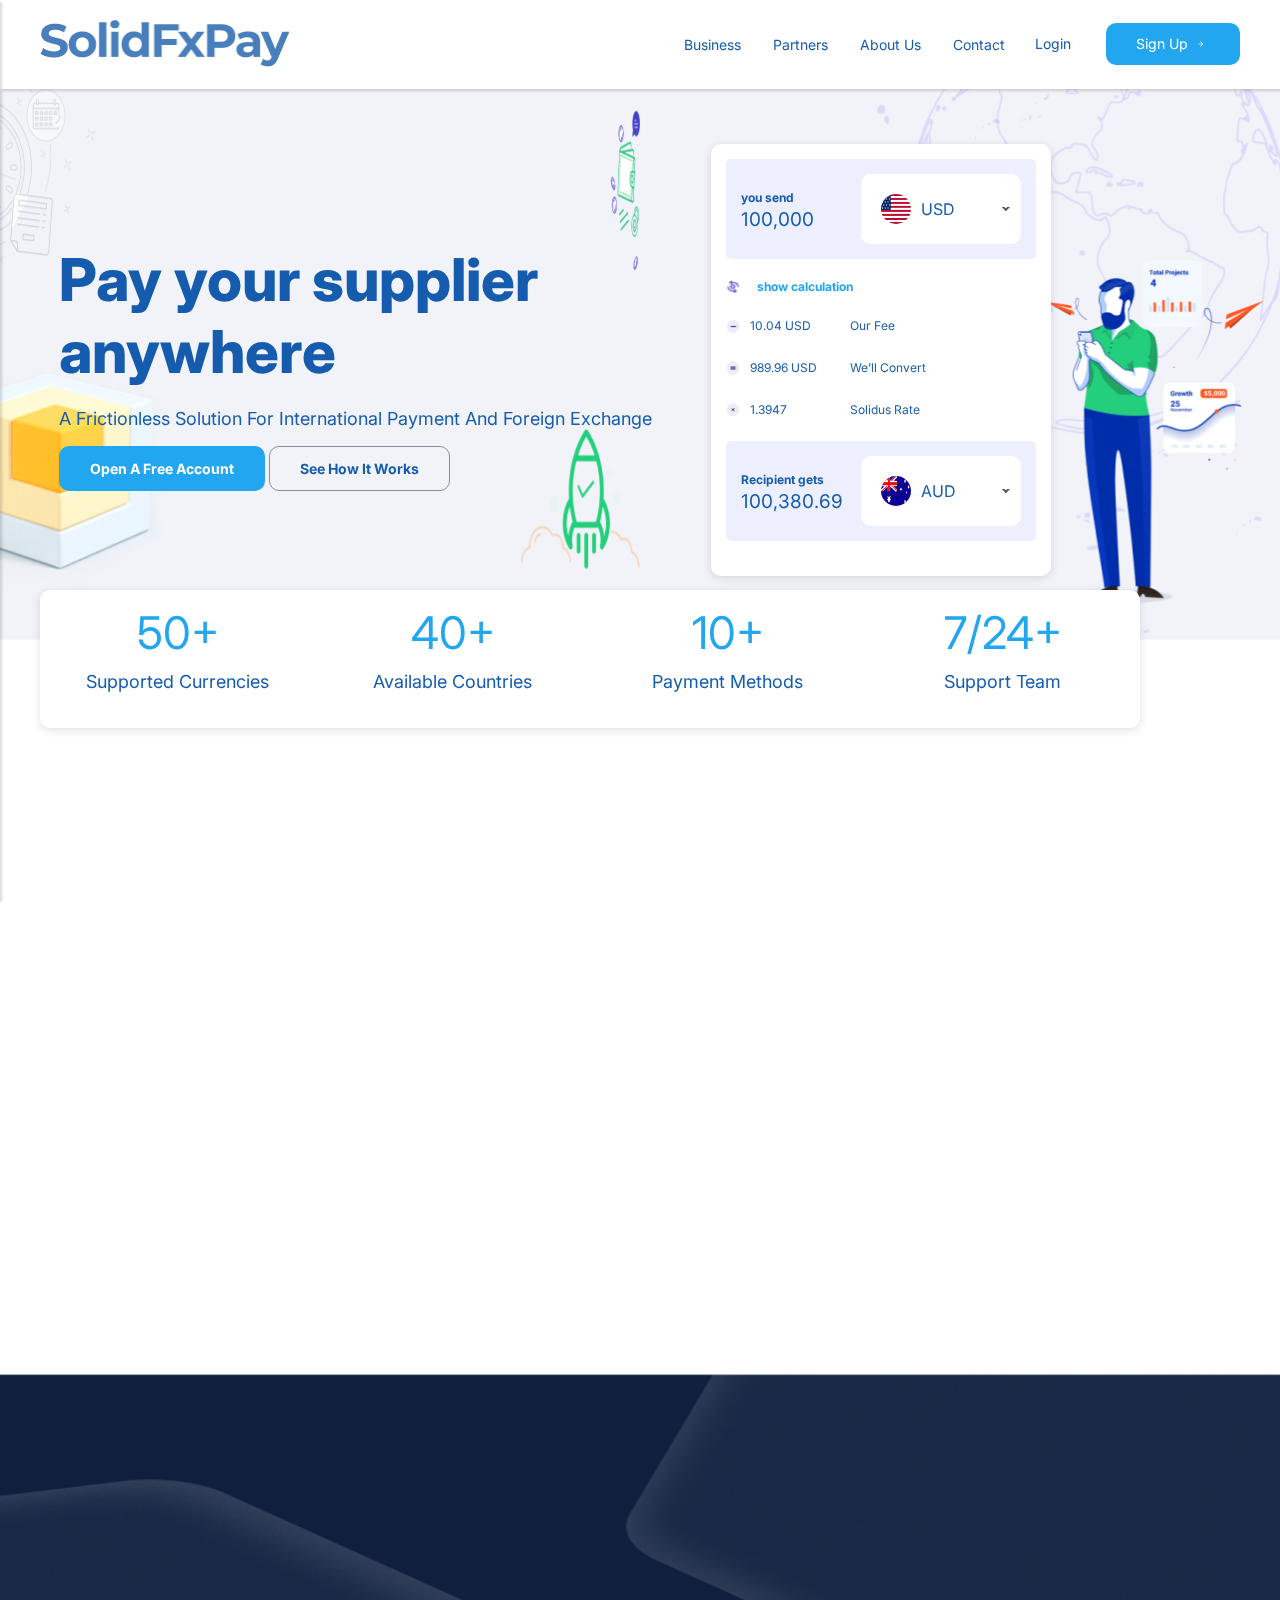
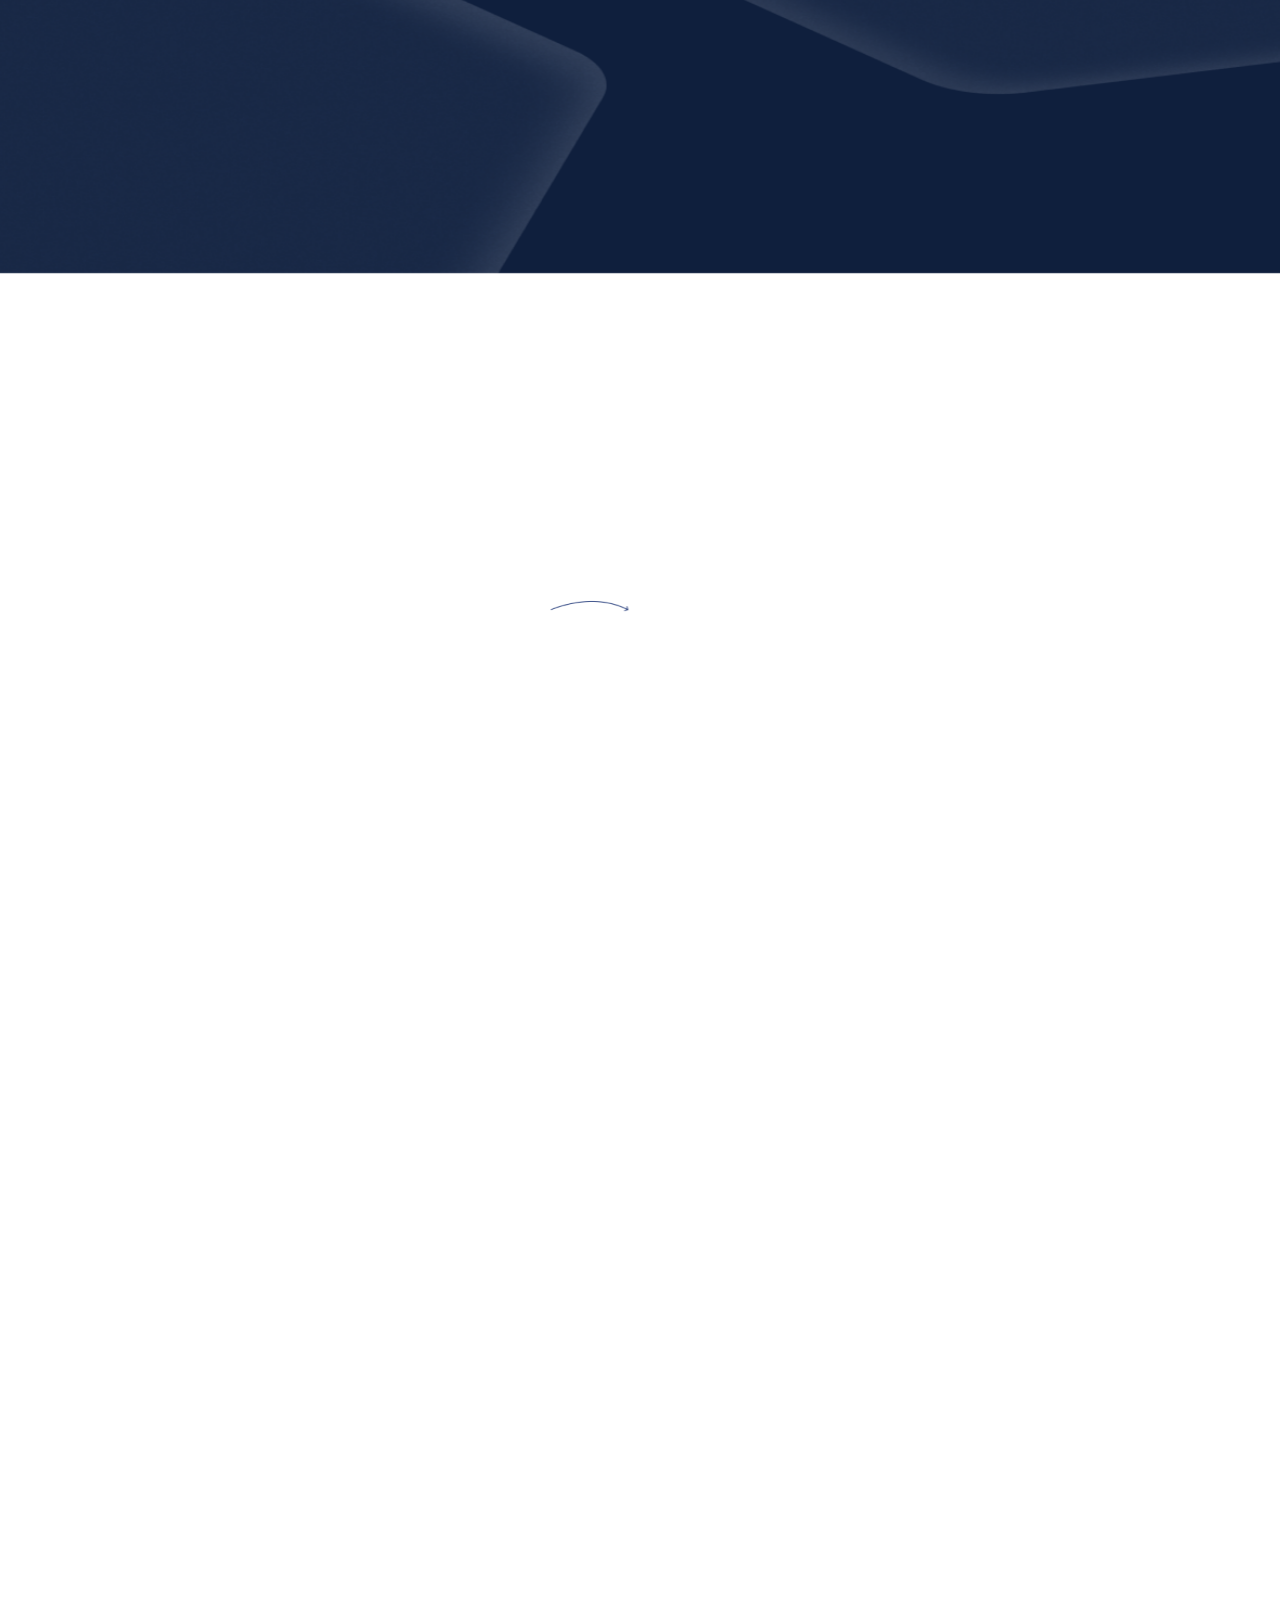
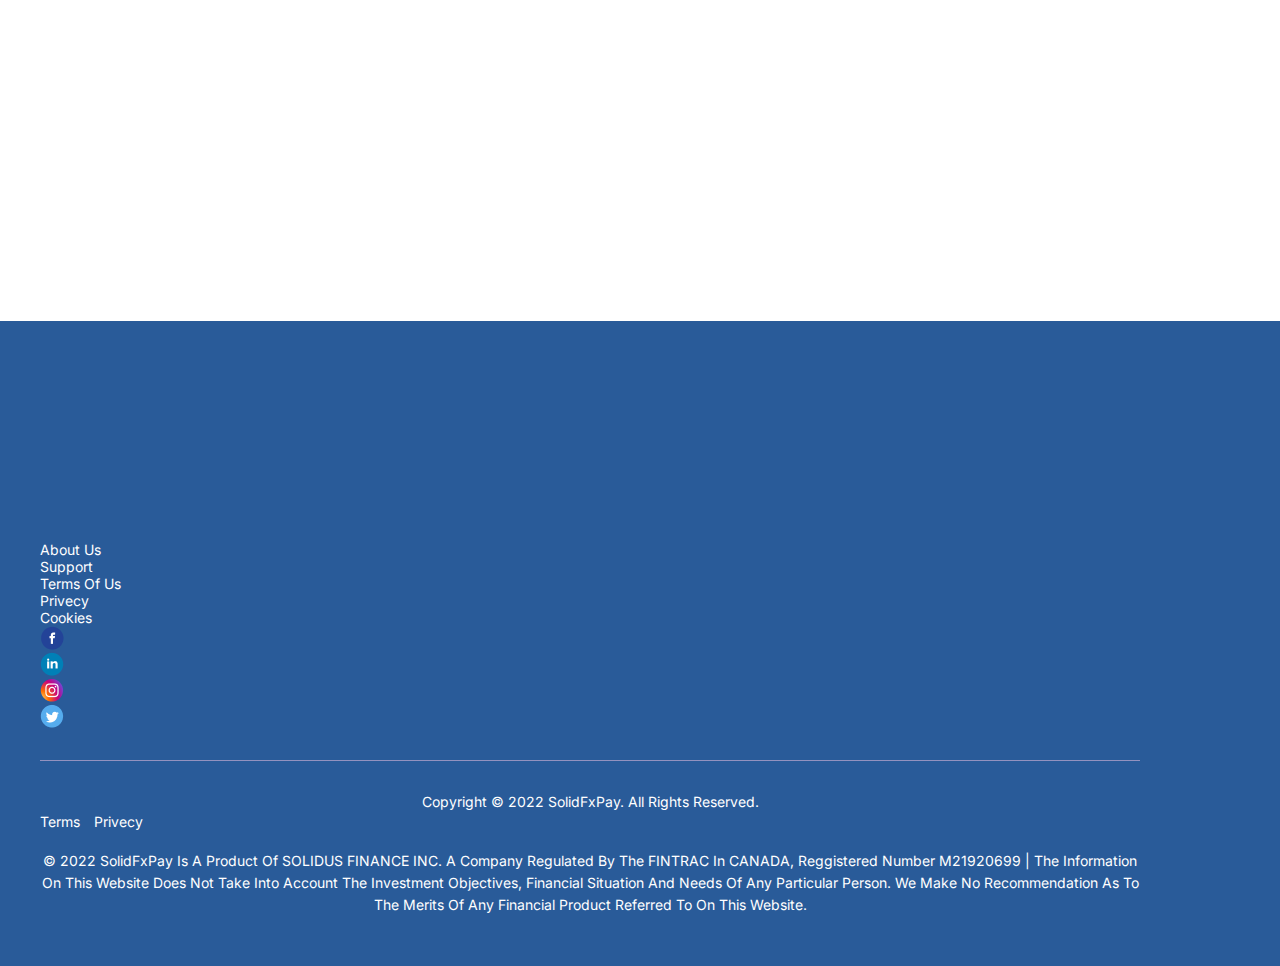
<file: src/index.html>
<!DOCTYPE html>
<html lang="en">
	<head>
		<meta charset="UTF-8" />
		<meta http-equiv="X-UA-Compatible" content="IE=edge" />
		<meta name="viewport" content="width=device-width, initial-scale=1.0" />
		<title>SolidFxPay</title>
		<!-- google fonts link -->
		<link
			href="https://fonts.googleapis.com/css2?family=Inter:wght@100;200;300;400;500;600;700;800;900&display=swap"
			rel="stylesheet"
		/>
		<!-- bootstrap css link -->
		<link
			href="https://cdn.jsdelivr.net/npm/bootstrap@5.2.0-beta1/dist/css/bootstrap.min.css"
			rel="stylesheet"
			integrity="sha384-0evHe/X+R7YkIZDRvuzKMRqM+OrBnVFBL6DOitfPri4tjfHxaWutUpFmBp4vmVor"
			crossorigin="anonymous"
		/>

		<link rel="stylesheet" href="https://unpkg.com/aos@next/dist/aos.css" />
		<!-- css link -->
		<link rel="stylesheet" href="css/style.css" />
	</head>
	<body class="landing-page">
		<main class="main">
			<nav class="nav">
				<figure class="nav__logo">
					<a href="./index.html">
						<img src="img/logo.png" alt="logo" />
					</a>
				</figure>
				<ul class="nav__list">
					<li class="nav__item">
						<a href="./business.html" class="nav__link">business</a>
					</li>
					<li class="nav__item">
						<a href="./partners.html" class="nav__link">partners</a>
					</li>
					<li class="nav__item">
						<a href="./about.html" class="nav__link">about us</a>
					</li>
					<li class="nav__item">
						<a href="./contact.html" class="nav__link">contact</a>
					</li>
				</ul>

				<div class="signup-wrapper">
					<a href="#" class="btn btn__signin"
						>login <svg class="icon"><use xlink:href="img/icons.svg#icon-arrow-right"></use></svg
					></a>
					<a href="#" class="btn btn__signup active"
						>sign up
						<svg class="icon"><use xlink:href="img/icons.svg#icon-arrow-right"></use></svg>
					</a>
				</div>

				<button class="bars">
					<img src="img/mbl-bars.png" alt="bar" />
				</button>
			</nav>

			<div class="sidebar">
				<figure class="sidebar__logo">
					<a href="./index.html">
						<img src="img/logo.png" alt="logo" />
					</a>
				</figure>
				<ul class="sidebar__list">
					<li class="sidebar__item">
						<a href="./business.html" class="sidebar__link" onclick="close-sidebar()">business</a>
					</li>
					<li class="sidebar__item">
						<a href="./partners.html" class="sidebar__link" onclick="close-sidebar()">partners</a>
					</li>
					<li class="sidebar__item">
						<a href="./about.html" class="sidebar__link" onclick="close-sidebar()">about us</a>
					</li>
					<li class="sidebar__item">
						<a href="./contact.html" class="sidebar__link" onclick="close-sidebar()">contact</a>
					</li>
				</ul>

				<div class="signup-wrapper">
					<a href="#" class="btn btn__login"
						>login <svg class="icon"><use xlink:href="img/icons.svg#icon-arrow-right"></use></svg
					></a>
					<a href="#" class="btn btn__signup active"
						>sign up
						<svg class="icon"><use xlink:href="img/icons.svg#icon-arrow-right"></use></svg>
					</a>
				</div>

				<button class="close-btn">
					<img src="img/close.png" alt="close" />
				</button>
			</div>

			<header class="header-section">
				<!-- <img src="img/landing-img-1.png" class="header__img" alt="" /> -->
				<div class="custom-container">
					<div class="header">
						<div class="content-wrapper" data-aos="fade-right">
							<h1 class="heading mb-2">Pay your supplier anywhere</h1>
							<p class="text mb-3">
								A frictionless solution for international payment and foreign exchange
							</p>
							<div class="header__btns d-flex align-items-center">
								<a href="#" class="btn btn-1">Open a Free Account</a>
								<a href="#works" class="btn btn-2">See how it works</a>
							</div>
						</div>
						<div class="card-wrapper" data-aos="fade-left">
							<div class="send mb-2">
								<div class="send__content">
									<h6 class="heading">you send</h6>
									<div class="send__amount">100,000</div>
								</div>
								<div class="wrapper">
									<div class="select_wrap">
										<ul class="default_option">
											<li>
												<div class="option pizza">
													<img src="img/usa.webp" alt="" />
													<p class="uppercase">usd</p>
												</div>
											</li>
										</ul>
										<ul class="select_ul">
											<li>
												<div class="option pizza">
													<img src="img/usa.webp" alt="" />
													<p class="uppercase">usd</p>
												</div>
											</li>
											<li>
												<div class="option burger">
													<img src="img/ast.png" alt="" />
													<p class="uppercase">aud</p>
												</div>
											</li>
											<li>
												<div class="option ice">
													<img src="img/ast.png" alt="" />
													<p class="uppercase">aud</p>
												</div>
											</li>
											<li>
												<div class="option fries">
													<img src="img/ast.png" alt="" />
													<p class="uppercase">aud</p>
												</div>
											</li>
										</ul>
									</div>
								</div>
							</div>
							<div class="calculation mb-2">
								<h6 class="heading mb-2">
									<div class="icon">
										<img src="img/conversion.png" alt="conversion" />
									</div>
									<span>show calculation</span>
								</h6>
							</div>
							<div class="fee">
								<div class="icon">
									<img src="img/Minus.png" alt="-" />
								</div>
								<div class="fee__amount amount">10.04 USD</div>
								<div class="text">our fee</div>
							</div>
							<div class="convert">
								<div class="icon">
									<img src="img/Equal.png" alt="=" />
								</div>
								<div class="convert__amount amount">989.96 USD</div>
								<div class="text">We’ll Convert</div>
							</div>
							<div class="rate">
								<div class="icon">
									<img src="img/Rate.png" alt="*" />
								</div>
								<div class="rate__amount amount">1.3947</div>
								<div class="text">Solidus Rate</div>
							</div>
							<div class="gets mb-2">
								<div class="gets__content">
									<h6 class="heading">Recipient gets</h6>
									<div class="gets__amount">100,380.69</div>
								</div>
								<div class="wrapper">
									<div class="select_wrap">
										<ul class="default_option">
											<li>
												<div class="option">
													<img src="img/ast.png" alt="" />
													<p class="uppercase">aud</p>
												</div>
											</li>
										</ul>
										<ul class="select_ul">
											<li>
												<div class="option">
													<img src="img/usa.webp" alt="" />
													<p class="uppercase">usd</p>
												</div>
											</li>
											<li>
												<div class="option">
													<img src="img/ast.png" alt="" />
													<p class="uppercase">aud</p>
												</div>
											</li>
											<li>
												<div class="option">
													<img src="img/ast.png" alt="" />
													<p class="uppercase">aud</p>
												</div>
											</li>
											<li>
												<div class="option">
													<img src="img/ast.png" alt="" />
													<p class="uppercase">aud</p>
												</div>
											</li>
										</ul>
									</div>
								</div>
							</div>
						</div>
					</div>
				</div>
			</header>
			<div class="custom-container">
				<div class="counter" data-aos="fade-up">
					<div class="counter__item">
						<div class="counter__number currencies mb-3">50+</div>
						<p class="text">Supported Currencies</p>
					</div>
					<div class="counter__item">
						<div class="counter__number countries mb-3">40+</div>
						<p class="text">Available Countries</p>
					</div>
					<div class="counter__item">
						<div class="counter__number payment mb-3">10+</div>
						<p class="text">Payment Methods</p>
					</div>
					<div class="counter__item">
						<div class="counter__number team mb-3">7/24+</div>
						<p class="text">Support Team</p>
					</div>
				</div>
			</div>

			<div class="tips-section">
				<div class="custom-container mb-2 center" data-aos="fade-down">
					<div class="sub-heading center mb-1">Send money in a heartbeat</div>
					<h2 class="heading center mb-1">The World At Your Fingertips</h2>
					<p class="text">
						Sign up to start saving on international money transfers and currency exchange.
					</p>
				</div>
				<div class="custom-container">
					<div class="tips">
						<figure class="tips__image" data-aos="fade-right">
							<img src="img/tips-img.png" alt="tips image" />
						</figure>
						<div class="tips__list" data-aos="fade-left">
							<div class="tips__item">
								<figure class="tips__item--img mb-2">
									<img src="img/tips-img-1.png" alt="" />
								</figure>
								<h6 class="heading mb-1">Peace of Mind</h6>
								<p class="text">
									Our team of experts will ensure your funds and data are safe and secure. We
									prescribe to the highest international standards.
								</p>
							</div>
							<div class="tips__item">
								<figure class="tips__item--img mb-2">
									<img src="img/tips-img-2.png" alt="" />
								</figure>
								<h6 class="heading mb-1">Business-Ready</h6>
								<p class="text">
									Automate your international payments with our proprietary API and easily review
									your account whenever, wherever.
								</p>
							</div>
							<div class="tips__item">
								<figure class="tips__item--img mb-2">
									<img src="img/tips-img-3.png" alt="" />
								</figure>
								<h6 class="heading mb-1">100% Transparent</h6>
								<p class="text">
									No more worrying aboutsurprise charges or hidden fees. Have full access to
									transaction data and track every step.
								</p>
							</div>
							<div class="tips__item">
								<figure class="tips__item--img mb-2">
									<img src="img/tips-img-4.png" alt="" />
								</figure>
								<h6 class="heading mb-1">International Network</h6>
								<p class="text">
									Get a global network of banksand partners across 180+ countries in one platform.
									You can pay or collect from anyone
								</p>
							</div>
						</div>
					</div>
				</div>
			</div>

			<div class="solution-section">
				<div class="solution-bg">
					<div class="custom-container mb-8 center" data-aos="fade-down">
						<div class="sub-heading mb-3">Send money in a heartbeat</div>
						<h2 class="heading mb-3">The World At Your Fingertips</h2>
						<p class="text">
							Sign up to start saving on international money transfers and currency exchange.
						</p>
					</div>
				</div>

				<div class="custom-container">
					<div class="solution">
						<div class="solution__item" data-aos="fade-left">
							<figure class="solution__img mb-2">
								<img src="img/solution-img-1.png" alt="Payments" />
							</figure>
							<h6 class="heading mb-2">Payments</h6>
							<p class="text">
								Make payments to more than 180 countries worldwide quickly and effortlessly.
							</p>
						</div>
						<div class="solution__item" data-aos="fade-left">
							<figure class="solution__img mb-2">
								<img src="img/solution-img-2.png" alt="Collections" />
							</figure>
							<h6 class="heading mb-2">Collections</h6>
							<p class="text">
								Get your suppliers and staff abroad to join Solidfxpay for easier and quicker
								payment
							</p>
						</div>
						<div class="solution__item" data-aos="fade-right">
							<figure class="solution__img mb-2">
								<img src="img/solution-img-3.png" alt="" />
							</figure>
							<h6 class="heading mb-2">Conversions</h6>
							<p class="text">
								Convert to any currencies anytime and save more with our highly competitive exchange
							</p>
						</div>
						<div class="solution__item" data-aos="fade-right">
							<figure class="solution__img mb-2">
								<img src="img/solution-img-1.png" alt="" />
							</figure>
							<h6 class="heading mb-2">Global Account</h6>
							<p class="text">Hold and manage up to 34 currencies in one global virtual account.</p>
						</div>
					</div>
				</div>
			</div>

			<div class="works-section" id="works">
				<div class="custom-container mb-4 center" data-aos="fade-down">
					<div class="sub-heading mb-2">How it works?</div>
					<h2 class="heading mb-2">Just few steps to start</h2>
					<p class="text">It's easier than you think. Follow 3 simple easy steps</p>
				</div>

				<div class="custom-container">
					<div class="works">
						<img src="img/works-arrow.png" alt="" class="arrow" />
						<div class="works__item" data-aos="fade-left">
							<figure class="works__img mb-2">
								<img src="img/work-img-1.png" alt="Payments" />
							</figure>
							<h6 class="heading mb-2">Register for free</h6>
							<p class="text">
								Simply sign up online for free and Our Specialist will guide you through KYC/AML
								Verification process
							</p>
						</div>
						<div class="works__item" data-aos="fade-left">
							<figure class="works__img mb-2">
								<img src="img/work-img-2.png" alt="Collections" />
							</figure>
							<h6 class="heading mb-2">Set up your transfer</h6>
							<p class="text">
								Add a recipient's details and choose which currency and how much you want to send
								based on our Lives Quotes
							</p>
						</div>
						<div class="works__item" data-aos="fade-right">
							<figure class="works__img mb-2">
								<img src="img/work-img-3.png" alt="" />
							</figure>
							<h6 class="heading mb-2">Make your payment</h6>
							<p class="text">
								Transfer the funds to our local bank account and we complete Payments the same
								business day
							</p>
						</div>
						<div class="works__item" data-aos="fade-right">
							<figure class="works__img mb-2">
								<img src="img/work-img-1.png" alt="" />
							</figure>
							<h6 class="heading mb-2">You're all done!</h6>
							<p class="text">
								We inform you when the money has been sent and can also notify the recipient for
								you.
							</p>
						</div>
					</div>
				</div>
			</div>

			<div class="app-section tablet-port-hide">
				<div class="custom-container">
					<div class="app">
						<figure class="app__img" data-aos="fade-right">
							<img src="img/app-img.png" alt="app" />
						</figure>

						<div class="app__content" data-aos="fade-left">
							<div class="sub-heading mb-2">App Download</div>
							<h2 class="heading mb-2">Fast, Secure Money Transfers</h2>
							<p class="text mb-4">
								Access your account via your mobile phone. View balance, transfer
							</p>

							<div class="app__list mb-3">
								<div class="app__item mb-2 d-flex align-items-center">
									<img src="img/check.png" alt="check" class="mr-1" />
									<p class="text">Login with fingerprint or Face ID.</p>
								</div>
								<div class="app__item mb-2 d-flex align-items-center">
									<img src="img/check.png" alt="check" class="mr-1" />
									<p class="text">Login with fingerprint or Face ID.</p>
								</div>
								<div class="app__item mb-2 d-flex align-items-center">
									<img src="img/check.png" alt="check" class="mr-1" />
									<p class="text">Login with fingerprint or Face ID.</p>
								</div>
								<div class="app__item mb-2 d-flex align-items-center">
									<img src="img/check.png" alt="check" class="mr-1" />
									<p class="text">Login with fingerprint or Face ID.</p>
								</div>
							</div>

							<div class="app__btns d-flex align-items-center">
								<a href="#" class="btn btn-download mr-2">
									<img src="img/GooglePlay_btn.png" alt="" />
								</a>
								<a href="#" class="btn btn-download">
									<img src="img/apple_btn.png" alt="" />
								</a>
							</div>
						</div>
					</div>
				</div>
			</div>
			<div class="app-section tablet-port-show">
				<div class="custom-container center">
					<div class="sub-heading mb-2">App Download</div>
					<h2 class="heading mb-2">Fast, Secure Money Transfers</h2>
					<p class="text mb-4">Access your account via your mobile phone. View balance, transfer</p>
				</div>
				<div class="custom-container">
					<div class="app">
						<figure class="app__img mb-2">
							<img src="img/app-img.png" alt="app" />
						</figure>
						<div class="app__content">
							<div class="app__btns d-flex align-items-center">
								<a href="#" class="btn btn-download mr-2">
									<img src="img/GooglePlay_btn.png" alt="" />
								</a>
								<a href="#" class="btn btn-download">
									<img src="img/apple_btn.png" alt="" />
								</a>
							</div>
						</div>
					</div>
				</div>
			</div>

			<div class="subscribe-section" data-aos="fade-up">
				<img src="img/subscribe-shape-img.png" alt="" class="shape" />
				<div class="custom-container">
					<div class="subscribe">
						<figure class="subscribe__img">
							<img src="img/subscribe-img.png" alt="" />
						</figure>
						<div>
							<h2 class="heading">Subscribe to Our Newsletter</h2>
							<form action="#" class="subscribe__form">
								<input type="text" placeholder="Your Email Address" />
								<button class="btn-submit" type="submit">
									<img src="img/subscribe-btn-img.png" alt="submit" />
								</button>
							</form>
						</div>
					</div>
				</div>
			</div>

			<div class="footer-wrapper">
				<div class="custom-container">
					<div class="footer mbl-land-hide">
						<div class="footer__links pb-3 d-flex justify-content-between align-items-center">
							<ul class="list d-flex align-items-center">
								<li class="item">
									<a href="./about.html" class="link">about us</a>
								</li>
								<li class="item">
									<a href="./contact.html" class="link">support</a>
								</li>
								<li class="item">
									<a href="#" class="link">terms of us</a>
								</li>
								<li class="item">
									<a href="#" class="link">privecy</a>
								</li>
								<li class="item">
									<a href="#" class="link">cookies</a>
								</li>
							</ul>

							<ul class="social d-flex align-items-center">
								<li class="item">
									<a href="#" class="link">
										<img src="img/fb.png" alt="facebook" />
									</a>
								</li>
								<li class="item">
									<a href="#" class="link">
										<img src="img/LI.png" alt="facebook" />
									</a>
								</li>
								<li class="item">
									<a href="#" class="link">
										<img src="img/ins.png" alt="facebook" />
									</a>
								</li>
								<li class="item">
									<a href="#" class="link">
										<img src="img/tw.png" alt="facebook" />
									</a>
								</li>
							</ul>
						</div>

						<div class="footer__copyright pt-3">
							<div class="d-flex justify-content-between align-items-center mb-2">
								<p class="text">Copyright &copy; 2022 SolidFxPay. All Rights Reserved.</p>
								<div>
									<a href="#" class="link mr-1">terms</a>
									<a href="#" class="link">privecy</a>
								</div>
							</div>

							<p class="text">
								© 2022 SolidFxPay is a product of SOLIDUS FINANCE INC. A company regulated by the
								FINTRAC in CANADA, Reggistered number M21920699 | The information on this website
								does not take into account the investment objectives, financial situation and needs
								of any particular person. We make no recommendation as to the merits of any
								financial product referred to on this website.
							</p>
						</div>
					</div>
					<div class="footer mbl-land-show">
						<div class="footer__links pb-3">
							<ul class="list d-flex flex-column">
								<div class="d-flex">
									<li class="item">
										<a href="#" class="link">about us</a>
									</li>
									<li class="item ml-20">
										<a href="#" class="link">support</a>
									</li>
								</div>
								<div class="d-flex">
									<li class="item">
										<a href="#" class="link">terms of us</a>
									</li>
									<li class="item ml-20">
										<a href="#" class="link">privecy</a>
									</li>
								</div>
								<div class="d-flex">
									<li class="item">
										<a href="#" class="link">cookies</a>
									</li>
									<ul class="ml-20 social d-flex align-items-center">
										<li class="item">
											<a href="#" class="link">
												<img src="img/fb.png" alt="facebook" />
											</a>
										</li>
										<li class="item">
											<a href="#" class="link">
												<img src="img/LI.png" alt="facebook" />
											</a>
										</li>
										<li class="item">
											<a href="#" class="link">
												<img src="img/ins.png" alt="facebook" />
											</a>
										</li>
										<li class="item">
											<a href="#" class="link">
												<img src="img/tw.png" alt="facebook" />
											</a>
										</li>
									</ul>
								</div>
								<!-- <li class="item">
									<a href="#" class="link">cookies</a>
								</li> -->
							</ul>
						</div>

						<div class="footer__copyright pt-3 center">
							<p class="text mb-2">Copyright &copy; 2022 SolidFxPay. All Rights Reserved.</p>

							<p class="text disclaimer-text">
								© 2022 SolidFxPay is a product of SOLIDUS FINANCE INC. A company regulated by the
								FINTRAC in CANADA, Reggistered number M21920699 | The information on this website
								does not take into account the investment objectives, financial situation and needs
								of any particular person. We make no recommendation as to the merits of any
								financial product referred to on this website.
							</p>
						</div>
					</div>
				</div>
			</div>
		</main>

		<!-- jquery cdn link -->
		<script src="https://unpkg.com/aos@next/dist/aos.js"></script>
		<script src="https://cdnjs.cloudflare.com/ajax/libs/jquery/3.4.1/jquery.min.js"></script>
		<!-- bootstrap js link -->
		<script
			src="https://cdn.jsdelivr.net/npm/bootstrap@5.2.0-beta1/dist/js/bootstrap.bundle.min.js"
			integrity="sha384-pprn3073KE6tl6bjs2QrFaJGz5/SUsLqktiwsUTF55Jfv3qYSDhgCecCxMW52nD2"
			crossorigin="anonymous"
		></script>
		<script src="js/main.js"></script>
	</body>
</html>
</file>
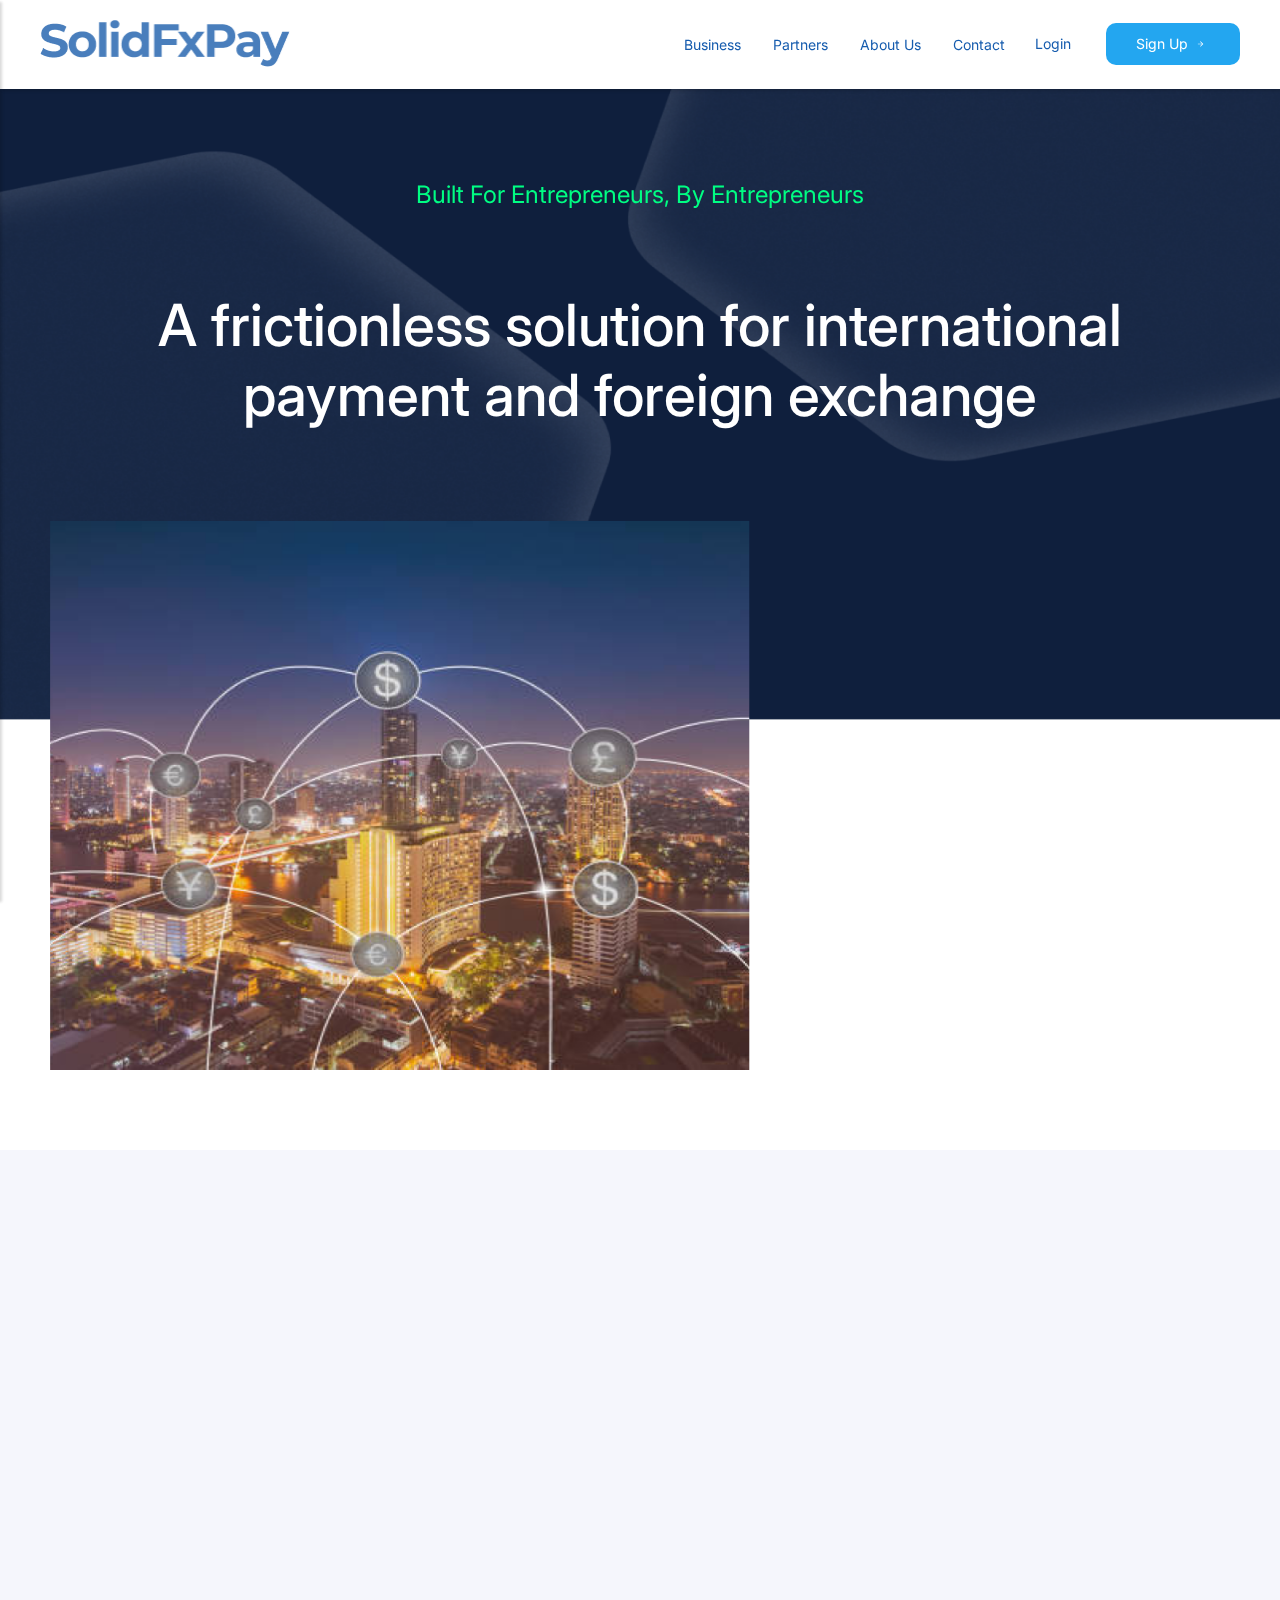
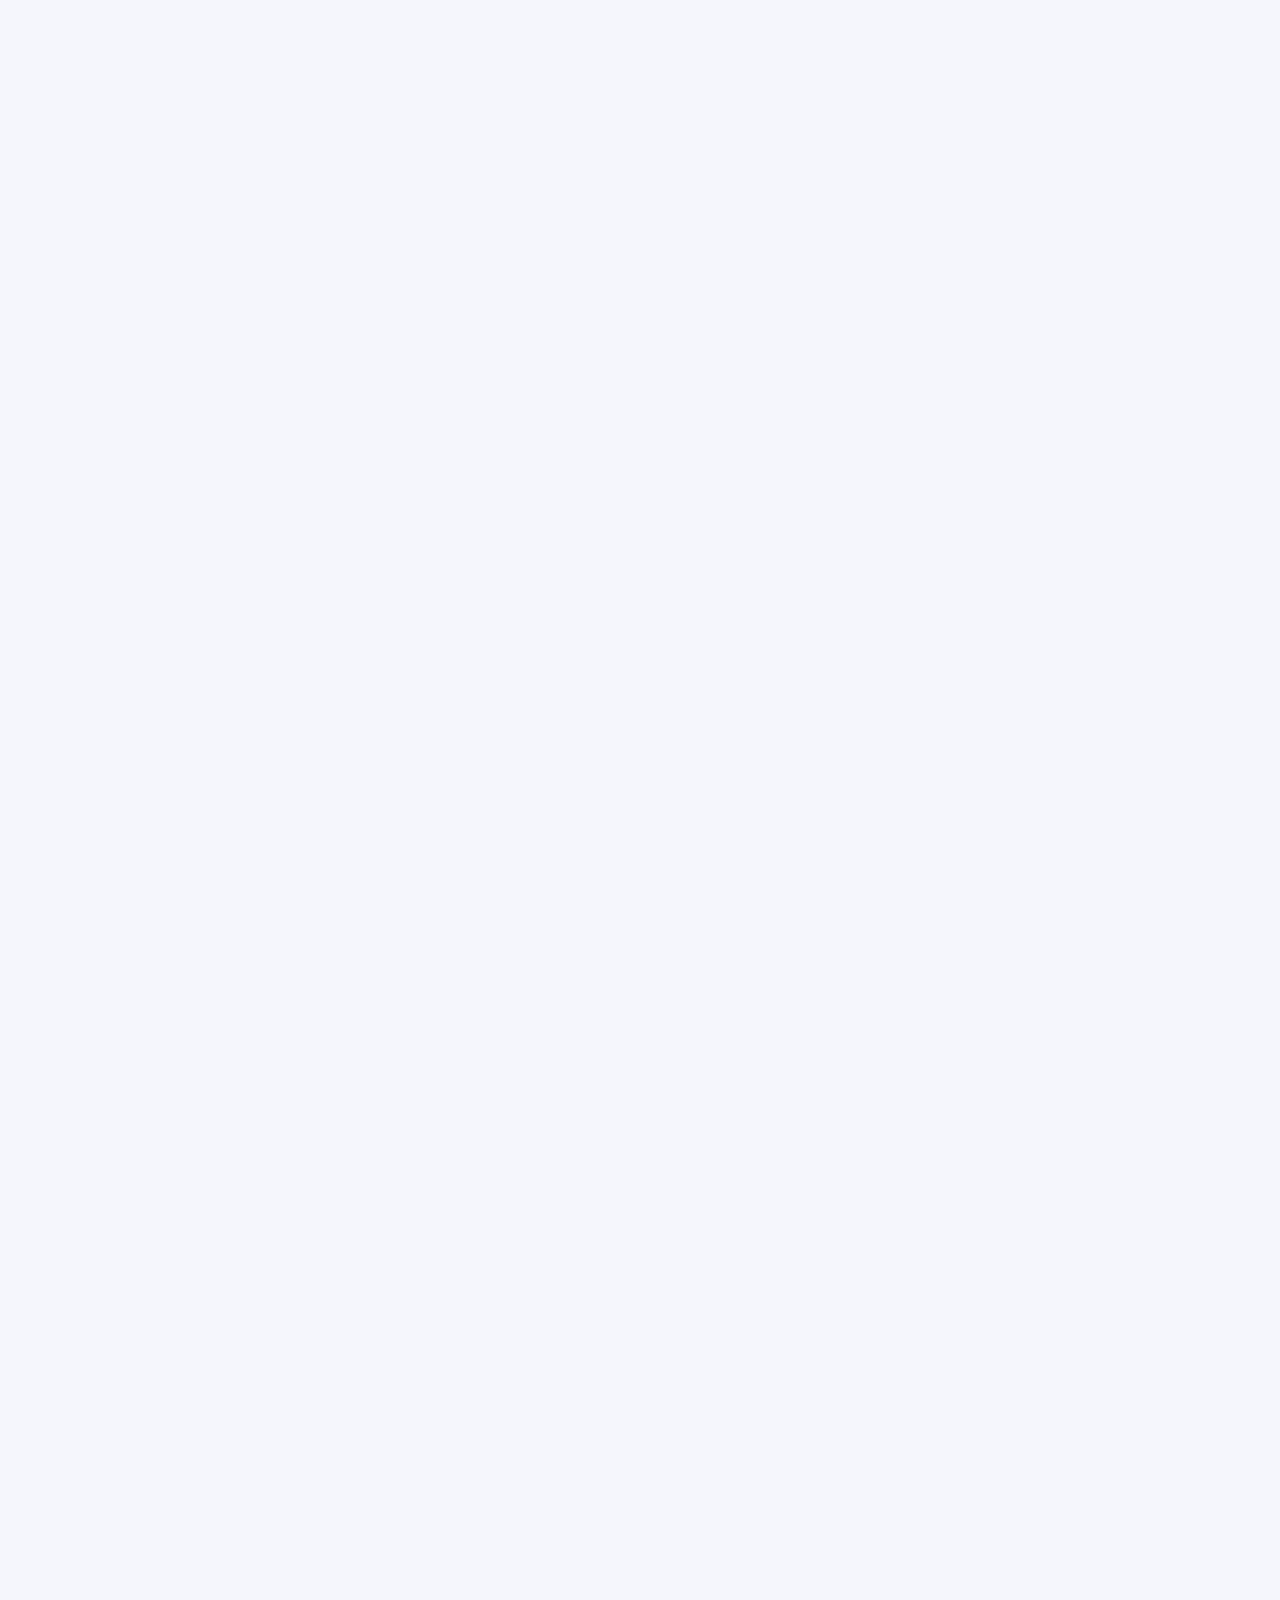
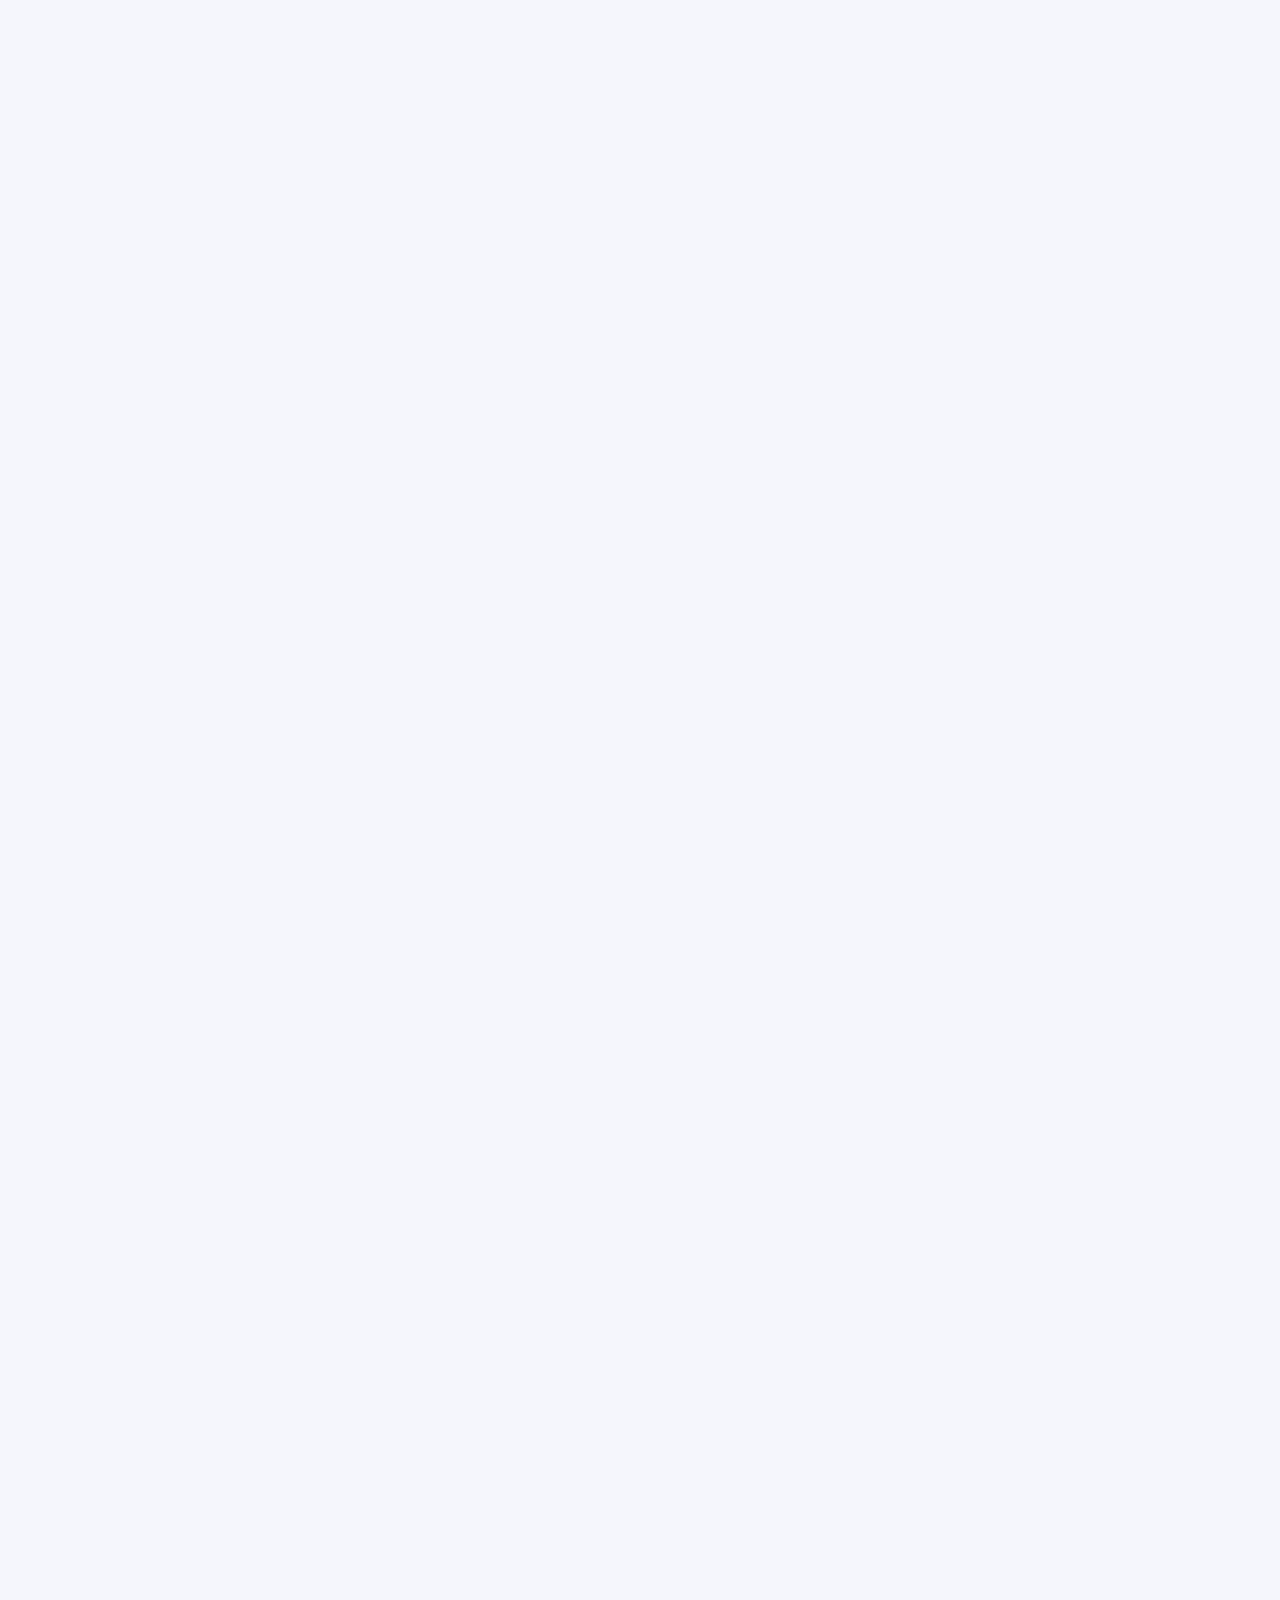
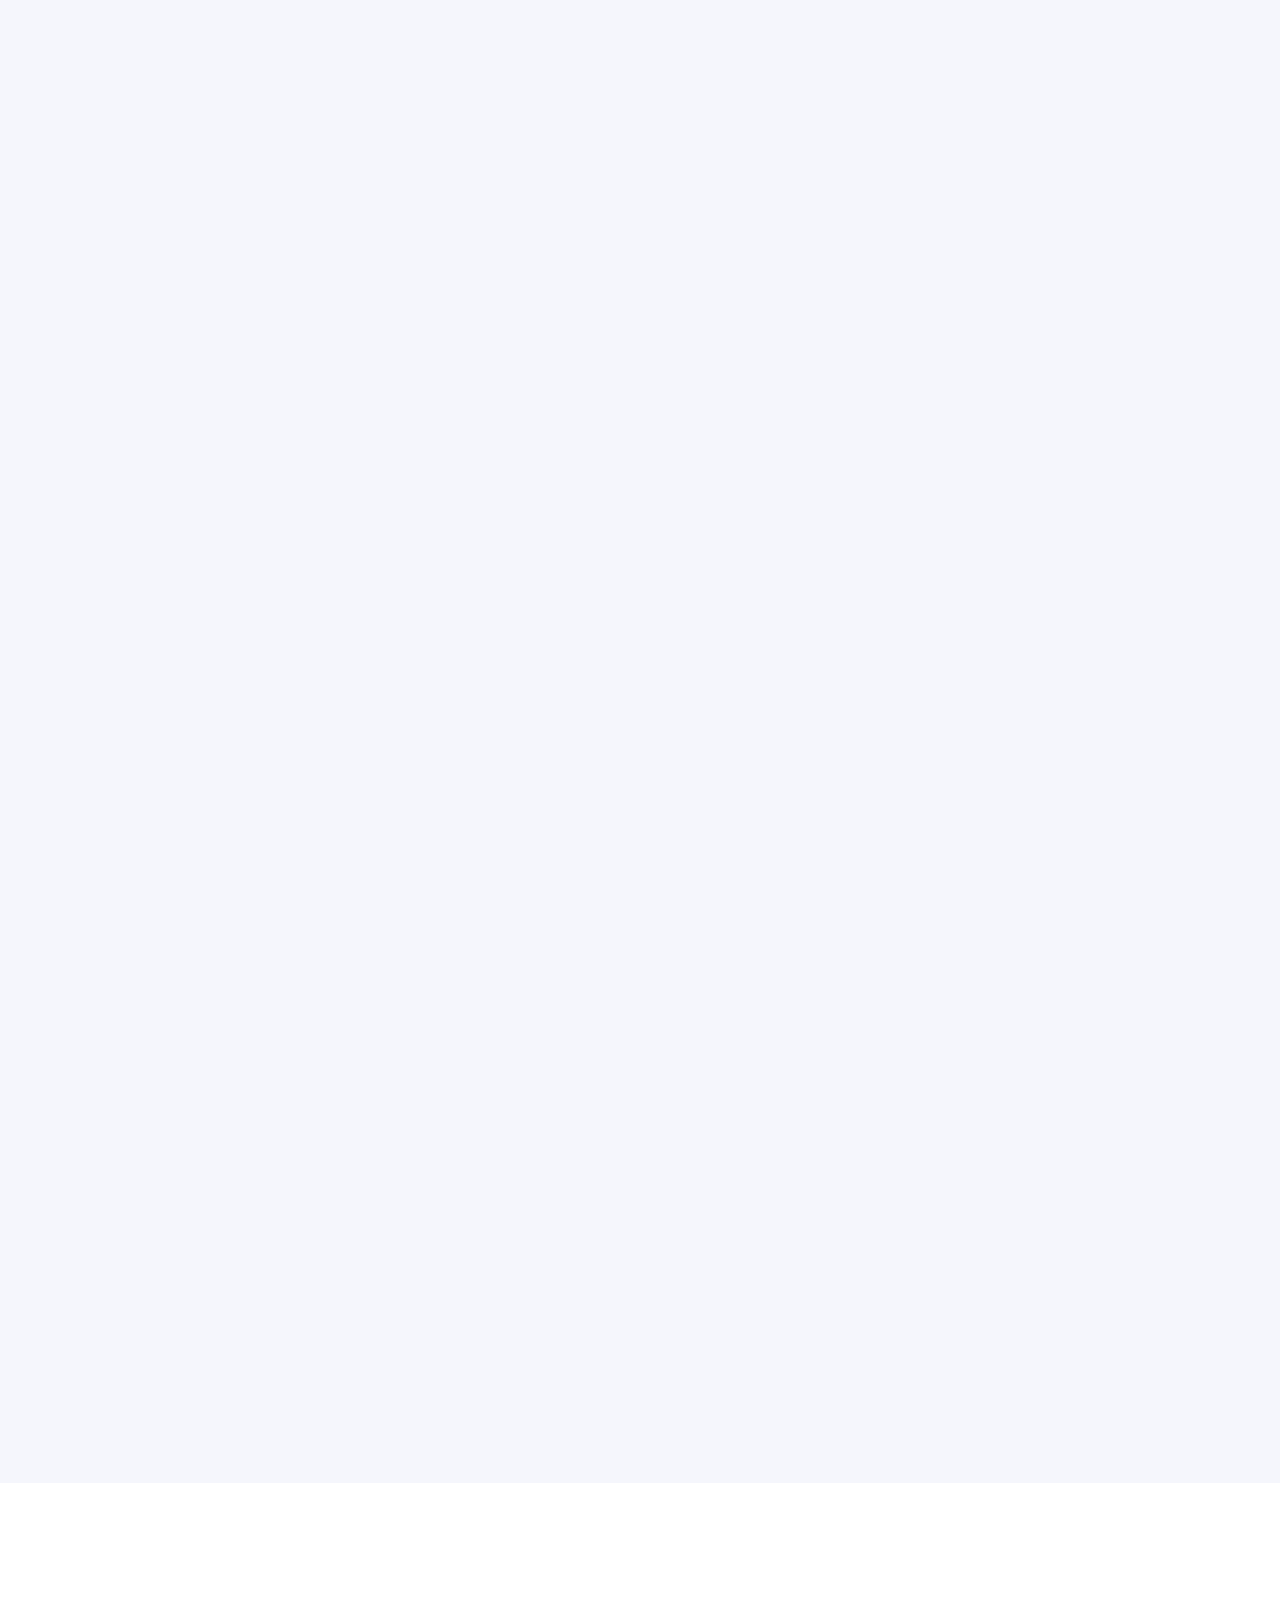
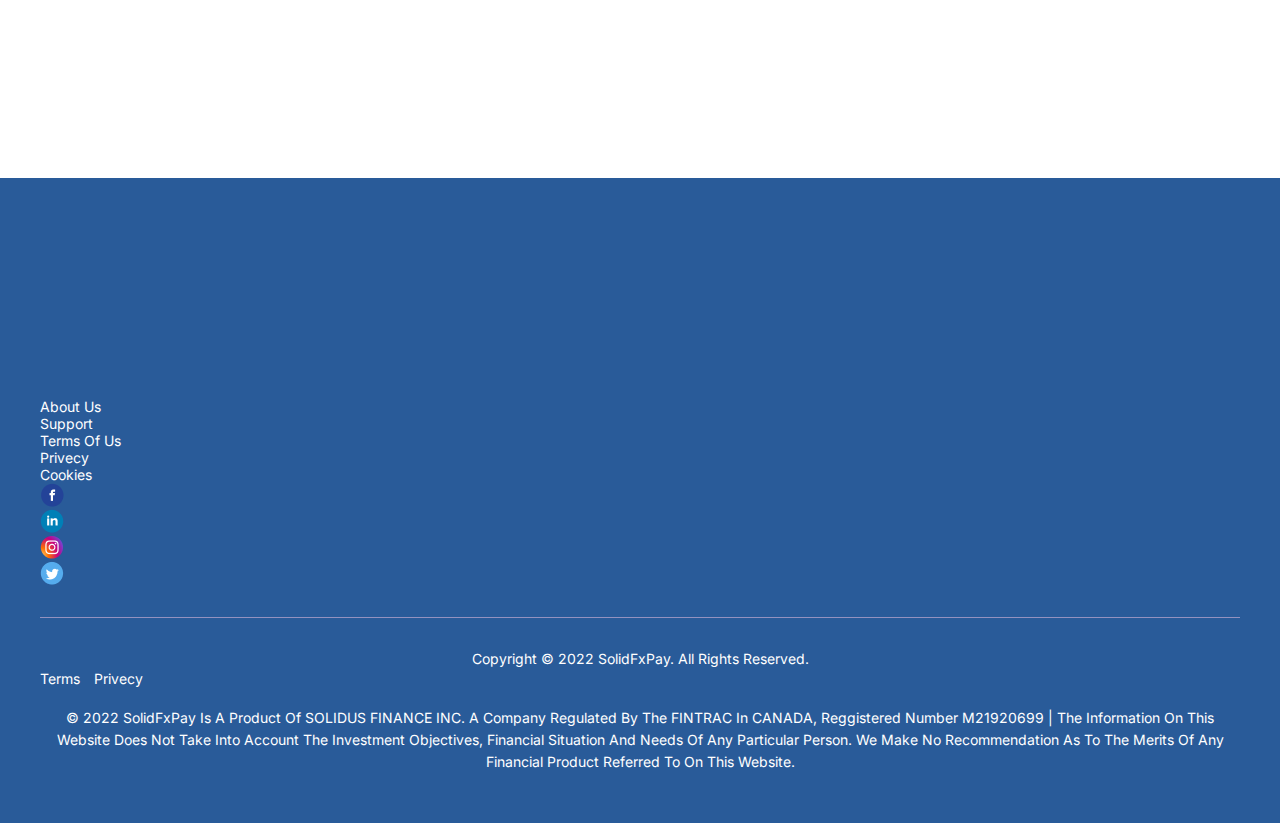
<file: src/about.html>
<!DOCTYPE html>
<html lang="en">
	<head>
		<meta charset="UTF-8" />
		<meta http-equiv="X-UA-Compatible" content="IE=edge" />
		<meta name="viewport" content="width=device-width, initial-scale=1.0" />
		<title>SolidFxPay | about us</title>
		<!-- google fonts link -->
		<link
			href="https://fonts.googleapis.com/css2?family=Inter:wght@100;200;300;400;500;600;700;800;900&display=swap"
			rel="stylesheet"
		/>
		<!-- bootstrap css link -->
		<link
			href="https://cdn.jsdelivr.net/npm/bootstrap@5.2.0-beta1/dist/css/bootstrap.min.css"
			rel="stylesheet"
			integrity="sha384-0evHe/X+R7YkIZDRvuzKMRqM+OrBnVFBL6DOitfPri4tjfHxaWutUpFmBp4vmVor"
			crossorigin="anonymous"
		/>

		<link rel="stylesheet" href="https://unpkg.com/aos@next/dist/aos.css" />
		<!-- css link -->
		<link rel="stylesheet" href="css/style.css" />
	</head>
	<body class="about">
		<main class="main">
			<nav class="nav">
				<figure class="nav__logo">
					<a href="./index.html">
						<img src="img/logo.png" alt="logo" />
					</a>
				</figure>
				<ul class="nav__list">
					<li class="nav__item">
						<a href="./business.html" class="nav__link">business</a>
					</li>
					<li class="nav__item">
						<a href="./partners.html" class="nav__link">partners</a>
					</li>
					<li class="nav__item">
						<a href="./about.html" class="nav__link">about us</a>
					</li>
					<li class="nav__item">
						<a href="./contact.html" class="nav__link">contact</a>
					</li>
				</ul>

				<div class="signup-wrapper">
					<a href="#" class="btn btn__signin"
						>login <svg class="icon"><use xlink:href="img/icons.svg#icon-arrow-right"></use></svg
					></a>
					<a href="#" class="btn btn__signup active"
						>sign up
						<svg class="icon"><use xlink:href="img/icons.svg#icon-arrow-right"></use></svg>
					</a>
				</div>

				<button class="bars">
					<img src="img/mbl-bars.png" alt="bar" />
				</button>
			</nav>

			<div class="sidebar">
				<figure class="sidebar__logo">
					<a href="./index.html">
						<img src="img/logo.png" alt="logo" />
					</a>
				</figure>
				<ul class="sidebar__list">
					<li class="sidebar__item">
						<a href="./business.html" class="sidebar__link" onclick="close-sidebar()">business</a>
					</li>
					<li class="sidebar__item">
						<a href="./partners.html" class="sidebar__link" onclick="close-sidebar()">partners</a>
					</li>
					<li class="sidebar__item">
						<a href="./about.html" class="sidebar__link" onclick="close-sidebar()">about us</a>
					</li>
					<li class="sidebar__item">
						<a href="./contact.html" class="sidebar__link" onclick="close-sidebar()">contact</a>
					</li>
				</ul>

				<div class="signup-wrapper">
					<a href="#" class="btn btn__login"
						>login <svg class="icon"><use xlink:href="img/icons.svg#icon-arrow-right"></use></svg
					></a>
					<a href="#" class="btn btn__signup active"
						>sign up
						<svg class="icon"><use xlink:href="img/icons.svg#icon-arrow-right"></use></svg>
					</a>
				</div>

				<button class="close-btn">
					<img src="img/close.png" alt="close" />
				</button>
			</div>

			<header class="header-section pt-8">
				<div class="custom-container">
					<div class="header mt-10">
						<p class="text mb-8" data-aos="fade-right">Built for entrepreneurs, by entrepreneurs</p>
						<h1 class="heading" data-aos="fade-left">
							A frictionless solution for international payment and foreign exchange
						</h1>
					</div>
				</div>
			</header>

			<div class="about__image" data-aos="fade-right">
				<img src="img/about-img.png" alt="about image" />
			</div>

			<section class="value-section">
				<div class="custom-container center mb-5">
					<p class="text mb-2" data-aos="fade-right">Our values</p>
					<h2 class="heading" data-aos="fade-left">
						The values that drive <br />
						everything we do
					</h2>
				</div>
				<div class="custom-container">
					<div class="value row g-5">
						<div class="value__item col-6 col-lg-4" data-aos="fade-down">
							<figure class="value__img mb-1">
								<img src="img/value-img-1.png" alt="value 1" />
							</figure>
							<h3 class="heading mb-1">Personalised Service</h3>
							<p class="text">1-on-1 personalized brokerage and consultancy services</p>
						</div>
						<div class="value__item col-6 col-lg-4" data-aos="fade-down">
							<figure class="value__img mb-1">
								<img src="img/value-img-2.png" alt="value 2" />
							</figure>
							<h3 class="heading mb-1">Best Rates</h3>
							<p class="text">
								We give a transparent upfront rate with all cost included and no transaction
								slippage
							</p>
						</div>
						<div class="value__item col-6 col-lg-4" data-aos="fade-down">
							<figure class="value__img mb-1">
								<img src="img/value-img-3.png" alt="value 3" />
							</figure>
							<h3 class="heading mb-1">Privacy And Security</h3>
							<p class="text">1-on-1 personalized brokerage and consultancy services</p>
						</div>
						<div class="value__item col-6 col-lg-4" data-aos="fade-up">
							<figure class="value__img mb-1">
								<img src="img/value-img-4.png" alt="value 4" />
							</figure>
							<h3 class="heading mb-1">Fast Settlement</h3>
							<p class="text">Payments are submitted for settlement on the same business day</p>
						</div>
						<div class="value__item col-6 col-lg-4" data-aos="fade-up">
							<figure class="value__img mb-1">
								<img src="img/value-img-5.png" alt="value 5" />
							</figure>
							<h3 class="heading mb-1">Easy To Use</h3>
							<p class="text">Check rates, make payments online via web our app</p>
						</div>
						<div class="value__item col-6 col-lg-4" data-aos="fade-up">
							<figure class="value__img mb-1">
								<img src="img/value-img-6.png" alt="value 6" />
							</figure>
							<h3 class="heading mb-1">Customer Support</h3>
							<p class="text">Quick and fast customer support and engagement</p>
						</div>
					</div>
				</div>
			</section>

			<div class="subscribe-section" data-aos="fade-up">
				<img src="img/subscribe-shape-img.png" alt="" class="shape" />
				<div class="custom-container">
					<div class="subscribe">
						<figure class="subscribe__img">
							<img src="img/subscribe-img.png" alt="" />
						</figure>
						<div>
							<h2 class="heading">Subscribe to Our Newsletter</h2>
							<form action="#" class="subscribe__form">
								<input type="text" placeholder="Your Email Address" />
								<button class="btn-submit" type="submit">
									<img src="img/subscribe-btn-img.png" alt="submit" />
								</button>
							</form>
						</div>
					</div>
				</div>
			</div>

			<div class="footer-wrapper">
				<div class="custom-container">
					<div class="footer mbl-land-hide">
						<div class="footer__links pb-3 d-flex justify-content-between align-items-center">
							<ul class="list d-flex align-items-center">
								<li class="item">
									<a href="./about.html" class="link">about us</a>
								</li>
								<li class="item">
									<a href="./contact.html" class="link">support</a>
								</li>
								<li class="item">
									<a href="#" class="link">terms of us</a>
								</li>
								<li class="item">
									<a href="#" class="link">privecy</a>
								</li>
								<li class="item">
									<a href="#" class="link">cookies</a>
								</li>
							</ul>

							<ul class="social d-flex align-items-center">
								<li class="item">
									<a href="#" class="link">
										<img src="img/fb.png" alt="facebook" />
									</a>
								</li>
								<li class="item">
									<a href="#" class="link">
										<img src="img/LI.png" alt="facebook" />
									</a>
								</li>
								<li class="item">
									<a href="#" class="link">
										<img src="img/ins.png" alt="facebook" />
									</a>
								</li>
								<li class="item">
									<a href="#" class="link">
										<img src="img/tw.png" alt="facebook" />
									</a>
								</li>
							</ul>
						</div>

						<div class="footer__copyright pt-3">
							<div class="d-flex justify-content-between align-items-center mb-2">
								<p class="text">Copyright &copy; 2022 SolidFxPay. All Rights Reserved.</p>
								<div>
									<a href="#" class="link mr-1">terms</a>
									<a href="#" class="link">privecy</a>
								</div>
							</div>

							<p class="text">
								© 2022 SolidFxPay is a product of SOLIDUS FINANCE INC. A company regulated by the
								FINTRAC in CANADA, Reggistered number M21920699 | The information on this website
								does not take into account the investment objectives, financial situation and needs
								of any particular person. We make no recommendation as to the merits of any
								financial product referred to on this website.
							</p>
						</div>
					</div>
					<div class="footer mbl-land-show">
						<div class="footer__links pb-3">
							<ul class="list d-flex flex-column">
								<div class="d-flex">
									<li class="item">
										<a href="#" class="link">about us</a>
									</li>
									<li class="item ml-20">
										<a href="#" class="link">support</a>
									</li>
								</div>
								<div class="d-flex">
									<li class="item">
										<a href="#" class="link">terms of us</a>
									</li>
									<li class="item ml-20">
										<a href="#" class="link">privecy</a>
									</li>
								</div>
								<div class="d-flex">
									<li class="item">
										<a href="#" class="link">cookies</a>
									</li>
									<ul class="ml-20 social d-flex align-items-center">
										<li class="item">
											<a href="#" class="link">
												<img src="img/fb.png" alt="facebook" />
											</a>
										</li>
										<li class="item">
											<a href="#" class="link">
												<img src="img/LI.png" alt="facebook" />
											</a>
										</li>
										<li class="item">
											<a href="#" class="link">
												<img src="img/ins.png" alt="facebook" />
											</a>
										</li>
										<li class="item">
											<a href="#" class="link">
												<img src="img/tw.png" alt="facebook" />
											</a>
										</li>
									</ul>
								</div>
								<!-- <li class="item">
									<a href="#" class="link">cookies</a>
								</li> -->
							</ul>
						</div>

						<div class="footer__copyright pt-3 center">
							<p class="text mb-2">Copyright &copy; 2022 SolidFxPay. All Rights Reserved.</p>

							<p class="text disclaimer-text">
								© 2022 SolidFxPay is a product of SOLIDUS FINANCE INC. A company regulated by the
								FINTRAC in CANADA, Reggistered number M21920699 | The information on this website
								does not take into account the investment objectives, financial situation and needs
								of any particular person. We make no recommendation as to the merits of any
								financial product referred to on this website.
							</p>
						</div>
					</div>
				</div>
			</div>
		</main>

		<script src="https://unpkg.com/aos@next/dist/aos.js"></script>
		<!-- jquery cdn link -->
		<script src="https://cdnjs.cloudflare.com/ajax/libs/jquery/3.4.1/jquery.min.js"></script>
		<!-- bootstrap js link -->
		<script
			src="https://cdn.jsdelivr.net/npm/bootstrap@5.2.0-beta1/dist/js/bootstrap.bundle.min.js"
			integrity="sha384-pprn3073KE6tl6bjs2QrFaJGz5/SUsLqktiwsUTF55Jfv3qYSDhgCecCxMW52nD2"
			crossorigin="anonymous"
		></script>
		<script src="js/main.js"></script>
	</body>
</html>
</file>
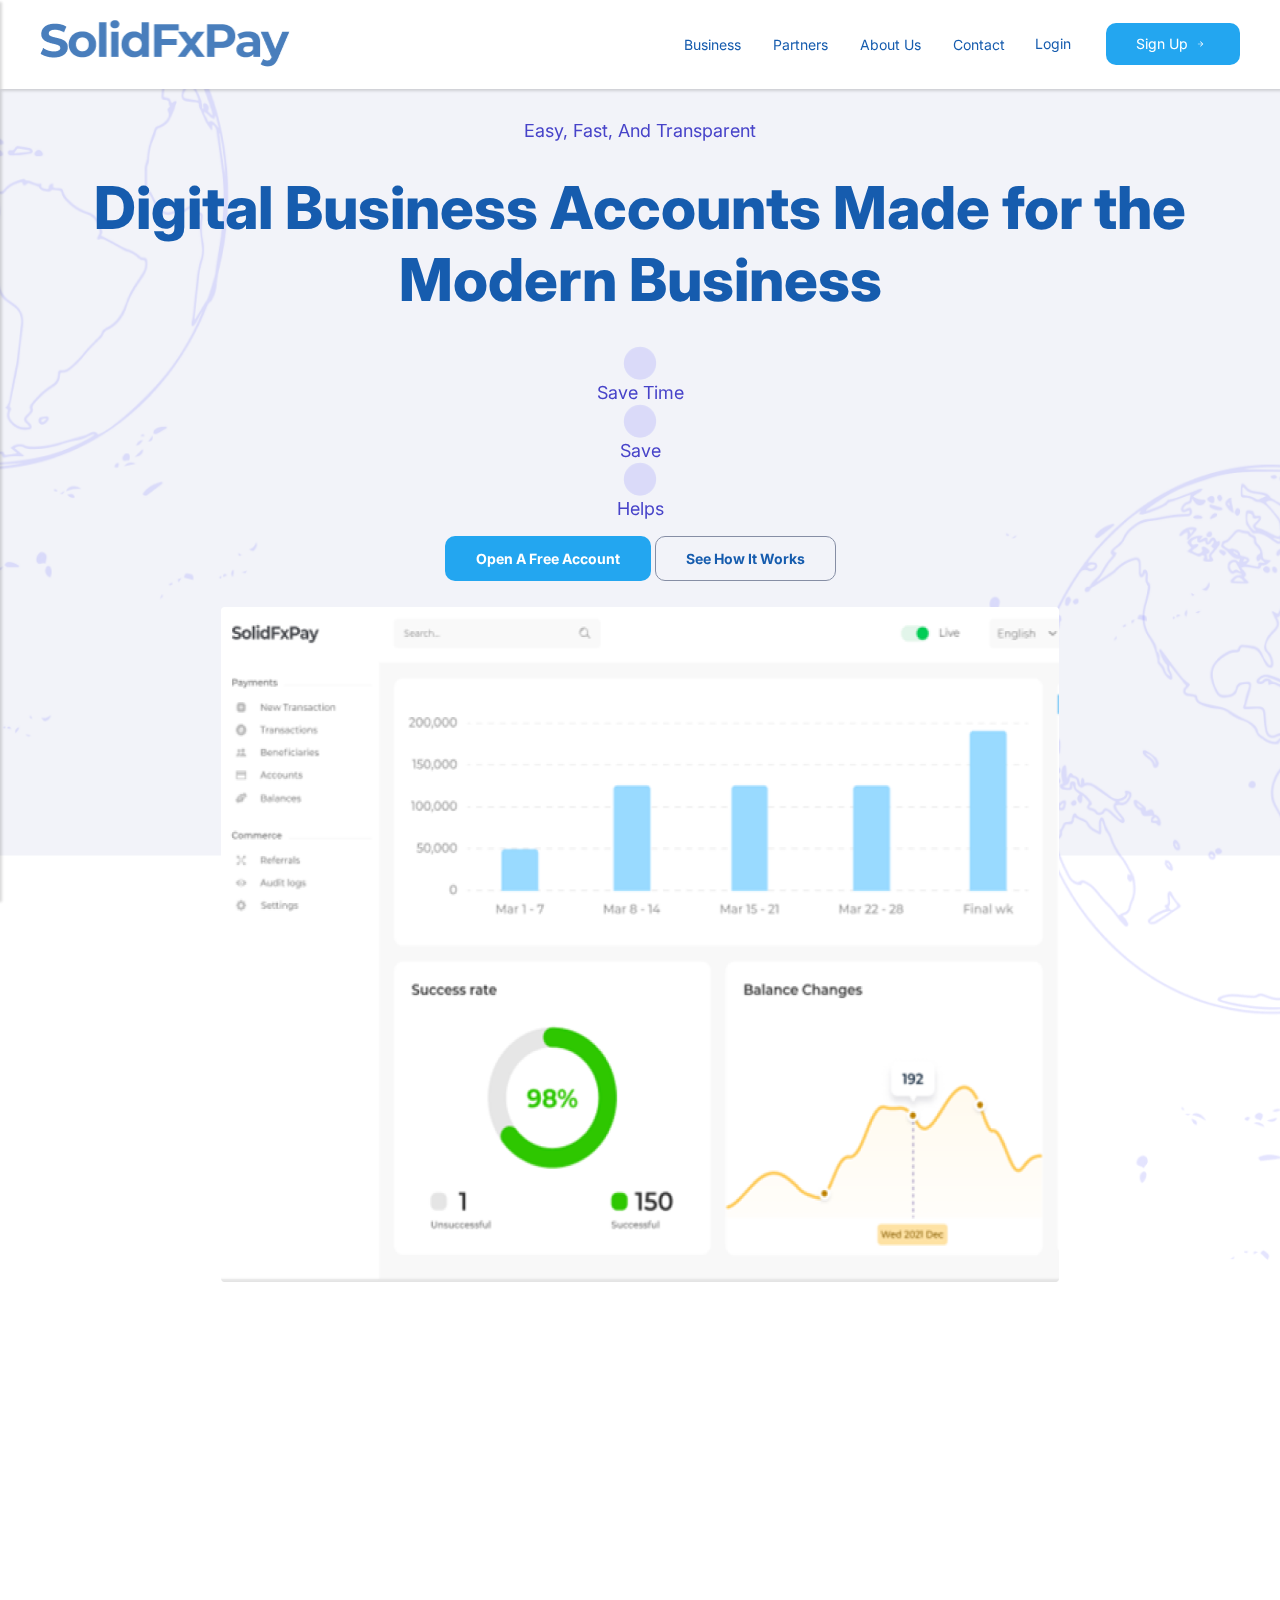
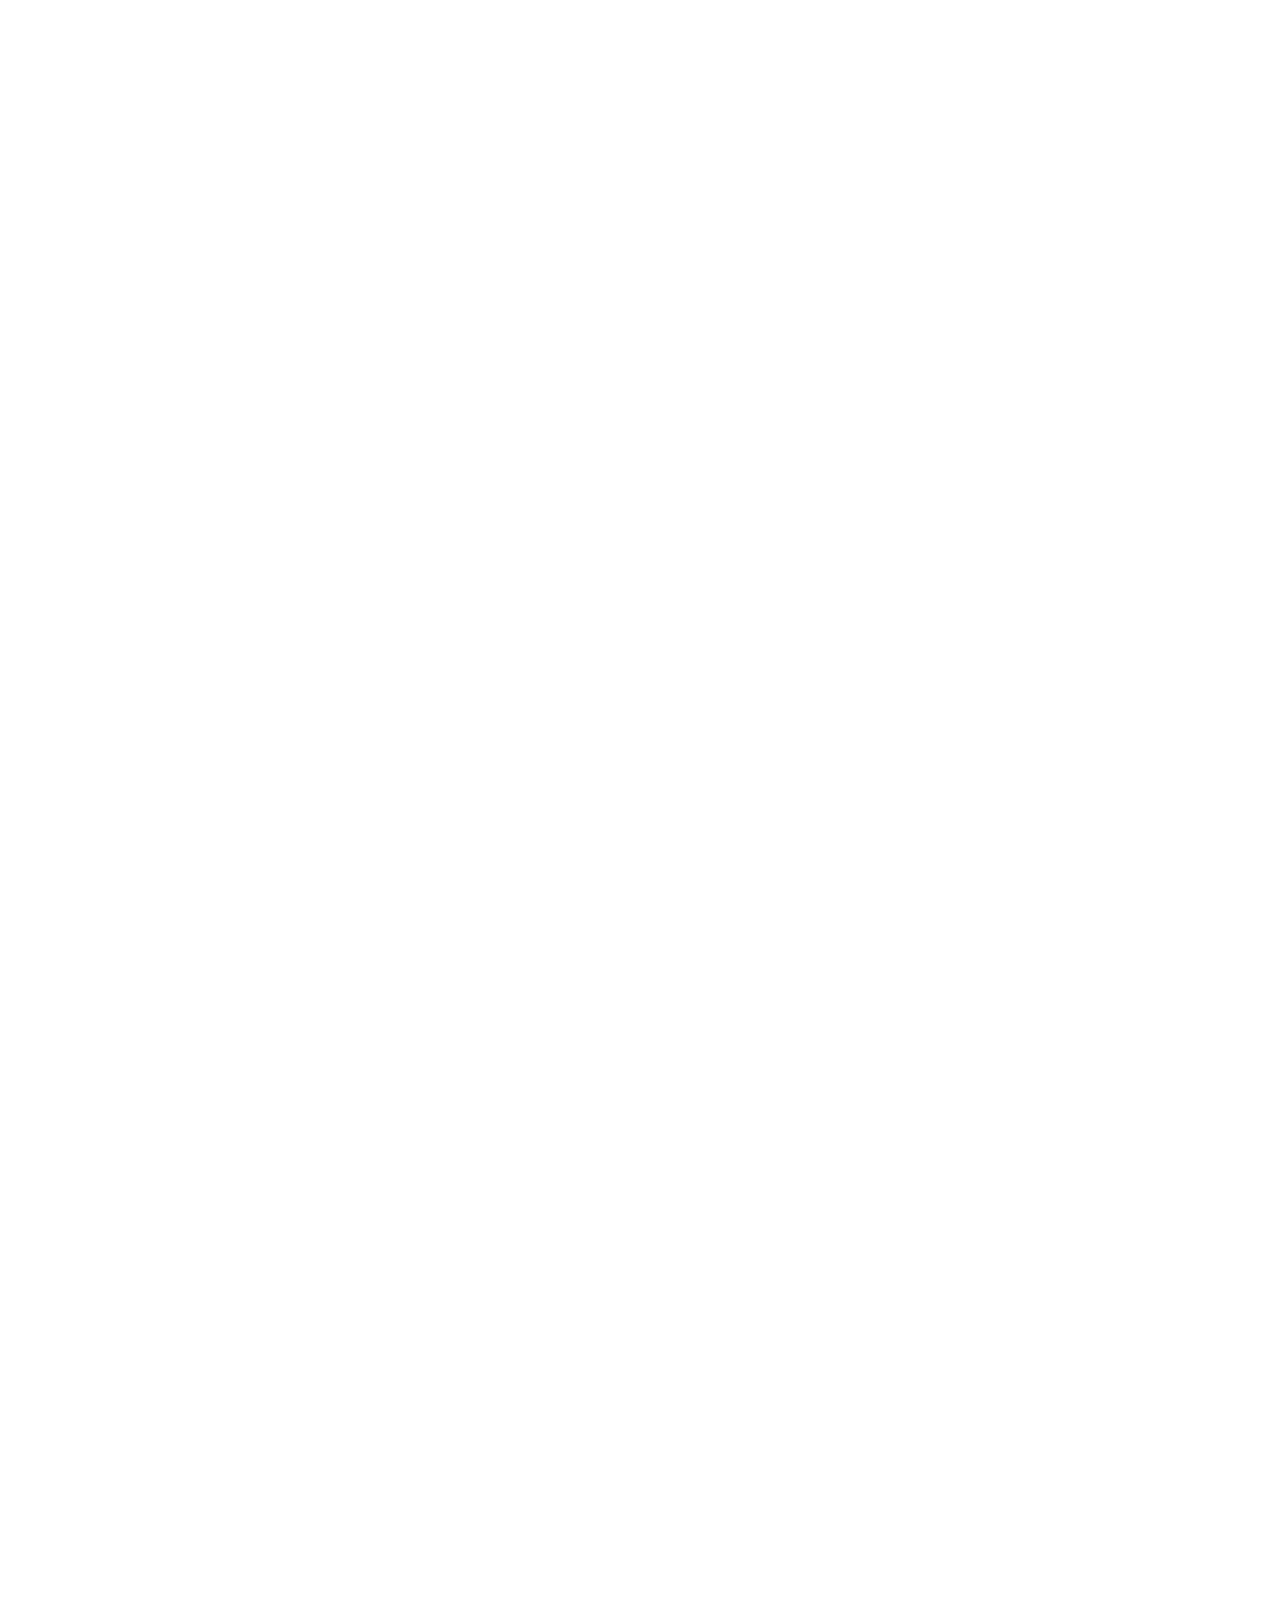
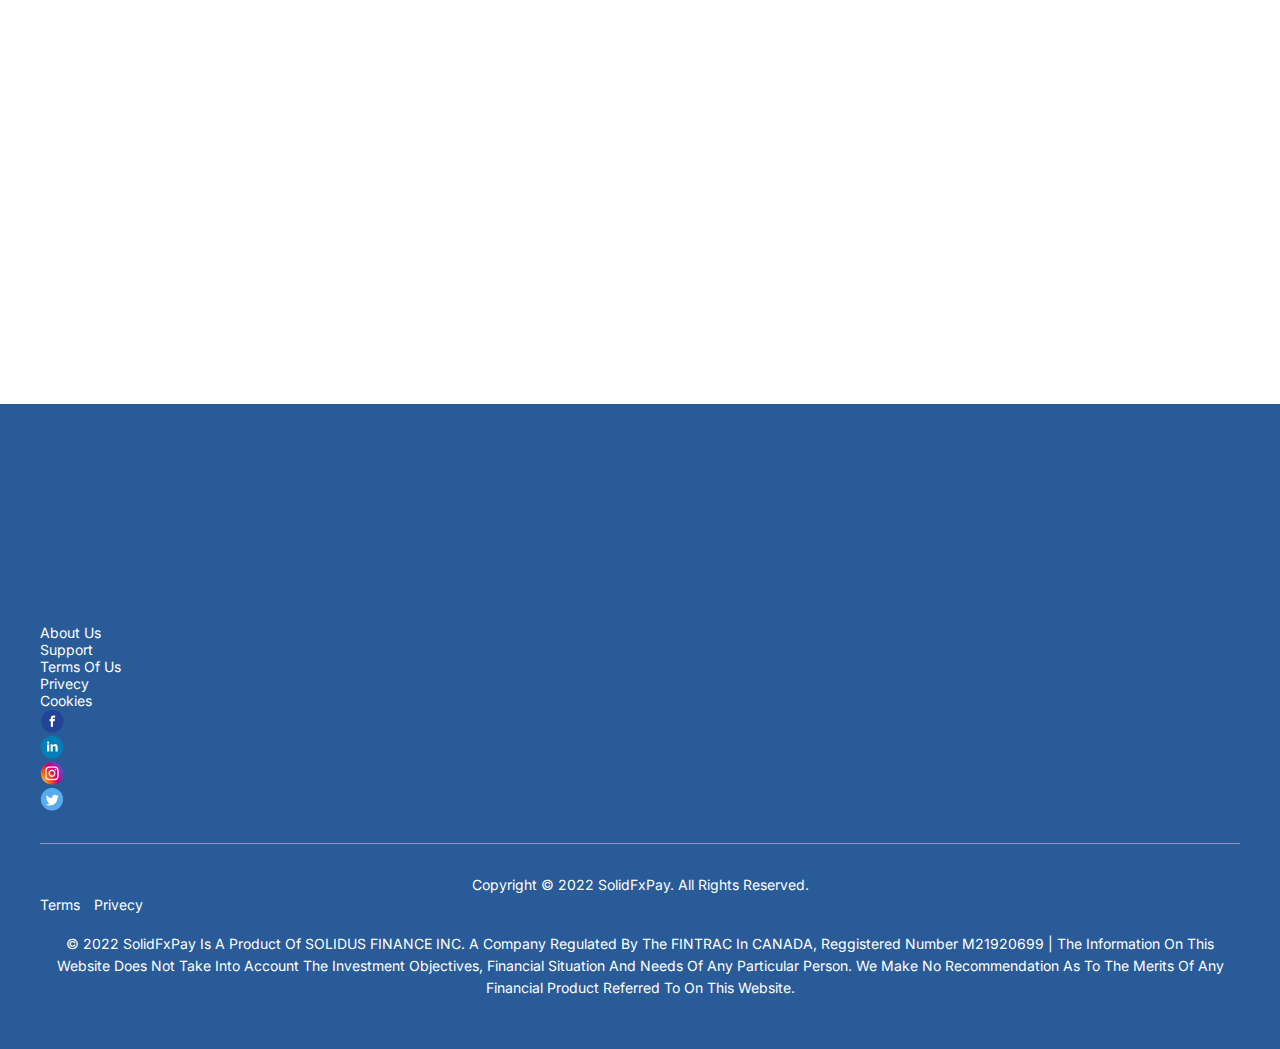
<file: src/business.html>
<!DOCTYPE html>
<html lang="en">
	<head>
		<meta charset="UTF-8" />
		<meta http-equiv="X-UA-Compatible" content="IE=edge" />
		<meta name="viewport" content="width=device-width, initial-scale=1.0" />
		<title>SolidFxPay | business</title>
		<!-- google fonts link -->
		<link
			href="https://fonts.googleapis.com/css2?family=Inter:wght@100;200;300;400;500;600;700;800;900&display=swap"
			rel="stylesheet"
		/>
		<!-- bootstrap css link -->
		<link
			href="https://cdn.jsdelivr.net/npm/bootstrap@5.2.0-beta1/dist/css/bootstrap.min.css"
			rel="stylesheet"
			integrity="sha384-0evHe/X+R7YkIZDRvuzKMRqM+OrBnVFBL6DOitfPri4tjfHxaWutUpFmBp4vmVor"
			crossorigin="anonymous"
		/>

		<!-- css link -->
		<link rel="stylesheet" href="https://unpkg.com/aos@next/dist/aos.css" />
		<link rel="stylesheet" href="css/style.css" />
	</head>
	<body class="business">
		<main class="main">
			<nav class="nav">
				<figure class="nav__logo">
					<a href="./index.html">
						<img src="img/logo.png" alt="logo" />
					</a>
				</figure>
				<ul class="nav__list">
					<li class="nav__item">
						<a href="./business.html" class="nav__link">business</a>
					</li>
					<li class="nav__item">
						<a href="./partners.html" class="nav__link">partners</a>
					</li>
					<li class="nav__item">
						<a href="./about.html" class="nav__link">about us</a>
					</li>
					<li class="nav__item">
						<a href="./contact.html" class="nav__link">contact</a>
					</li>
				</ul>

				<div class="signup-wrapper">
					<a href="#" class="btn btn__signin"
						>login <svg class="icon"><use xlink:href="img/icons.svg#icon-arrow-right"></use></svg
					></a>
					<a href="#" class="btn btn__signup active"
						>sign up
						<svg class="icon"><use xlink:href="img/icons.svg#icon-arrow-right"></use></svg>
					</a>
				</div>

				<button class="bars">
					<img src="img/mbl-bars.png" alt="bar" />
				</button>
			</nav>

			<div class="sidebar">
				<figure class="sidebar__logo">
					<a href="./index.html">
						<img src="img/logo.png" alt="logo" />
					</a>
				</figure>
				<ul class="sidebar__list">
					<li class="sidebar__item">
						<a href="./business.html" class="sidebar__link" onclick="close-sidebar()">business</a>
					</li>
					<li class="sidebar__item">
						<a href="./partners.html" class="sidebar__link" onclick="close-sidebar()">partners</a>
					</li>
					<li class="sidebar__item">
						<a href="./about.html" class="sidebar__link" onclick="close-sidebar()">about us</a>
					</li>
					<li class="sidebar__item">
						<a href="./contact.html" class="sidebar__link" onclick="close-sidebar()">contact</a>
					</li>
				</ul>

				<div class="signup-wrapper">
					<a href="#" class="btn btn__login"
						>login <svg class="icon"><use xlink:href="img/icons.svg#icon-arrow-right"></use></svg
					></a>
					<a href="#" class="btn btn__signup active"
						>sign up
						<svg class="icon"><use xlink:href="img/icons.svg#icon-arrow-right"></use></svg>
					</a>
				</div>

				<button class="close-btn">
					<img src="img/close.png" alt="close" />
				</button>
			</div>

			<header class="header-section">
				<div class="custom-container">
					<div class="header">
						<p class="text mb-3" data-aos="fade-down">Easy, fast, and transparent</p>
						<h1 class="heading mb-3" data-aos="fade-right">
							Digital Business Accounts Made for the Modern Business
						</h1>
						<div
							class="features d-flex align-items-center justify-content-center mb-3"
							data-aos="fade-left"
						>
							<div class="features__item d-flex align-items-center">
								<img src="img/feature-icon.png" alt="icon" />
								<div class="text">Save time</div>
							</div>
							<div class="features__item d-flex align-items-center">
								<img src="img/feature-icon.png" alt="icon" />
								<div class="text">Save</div>
							</div>
							<div class="features__item d-flex align-items-center">
								<img src="img/feature-icon.png" alt="icon" />
								<div class="text">Helps</div>
							</div>
						</div>
						<div
							class="header__btns d-flex align-items-center justify-content-center mb-4"
							data-aos="fade-right"
						>
							<a href="#" class="btn btn-1">Open a Free Account</a>
							<a href="./index.html#works" class="btn btn-2">See how it works</a>
						</div>
						<figure class="dashboard" data-aos="fade-up">
							<img src="img/Dashboard.png" alt="" />
						</figure>
					</div>
				</div>
			</header>

			<div class="features-section">
				<div class="custom-container">
					<div class="feature">
						<div class="feature__item mb-10">
							<div class="feature__content" data-aos="fade-right">
								<h2 class="heading mb-4">
									Send and receive money from any bank account with free local transfers
								</h2>
								<p class="text">
									Get your own unique business account which you can share with clients to receive
									money.
								</p>
							</div>
							<div class="feature__img" data-aos="fade-left">
								<img src="img/features-img-1.png" alt="feature 1" />
							</div>
						</div>

						<div class="feature__item mb-10">
							<div class="feature__img" data-aos="fade-right">
								<img src="img/features-img-2.png" alt="feature 1" />
							</div>
							<div class="feature__content" data-aos="fade-left">
								<h2 class="heading mb-3">Spend less on FX fees, more on growth</h2>
								<p class="text mb-5">
									Send and receive international payments* in 50+ currencies with low, transparent
									fees. Multi-currency accounts coming soon.
								</p>
								<h2 class="heading mb-3">Multi Currency Wallet</h2>
								<p class="text mb-5">Convert your funds from one currency to another efficiently</p>
								<h2 class="heading mb-3">Payments</h2>
								<p class="text mb-5">
									We offer Cross-border Payment, International Transfers solution that is cost
									effective, faster than traditional bank transfers.
								</p>
							</div>
						</div>

						<div class="feature__item mb-10 tablet-land-hide">
							<div class="feature__content" data-aos="fade-right">
								<h2 class="heading mb-4">Move faster when you add your team</h2>
								<p class="text">
									Onboard your team in minutes, with the right level of secure access. Issue cards
									to help with budgeting, or use our transaction approval flows to keep track of
									trends and speed up your team.
								</p>
							</div>
							<div class="feature__img" data-aos="fade-left">
								<img src="img/features-img-3.png" alt="feature 1" />
							</div>
						</div>
					</div>
				</div>
			</div>

			<div class="subscribe-section" data-aos="fade-up">
				<img src="img/subscribe-shape-img.png" alt="" class="shape" />
				<div class="custom-container">
					<div class="subscribe">
						<figure class="subscribe__img">
							<img src="img/subscribe-img.png" alt="" />
						</figure>
						<div>
							<h2 class="heading">Subscribe to Our Newsletter</h2>
							<form action="#" class="subscribe__form">
								<input type="text" placeholder="Your Email Address" />
								<button class="btn-submit" type="submit">
									<img src="img/subscribe-btn-img.png" alt="submit" />
								</button>
							</form>
						</div>
					</div>
				</div>
			</div>

			<div class="footer-wrapper">
				<div class="custom-container">
					<div class="footer mbl-land-hide">
						<div class="footer__links pb-3 d-flex justify-content-between align-items-center">
							<ul class="list d-flex align-items-center">
								<li class="item">
									<a href="./about.html" class="link">about us</a>
								</li>
								<li class="item">
									<a href="./contact.html" class="link">support</a>
								</li>
								<li class="item">
									<a href="#" class="link">terms of us</a>
								</li>
								<li class="item">
									<a href="#" class="link">privecy</a>
								</li>
								<li class="item">
									<a href="#" class="link">cookies</a>
								</li>
							</ul>

							<ul class="social d-flex align-items-center">
								<li class="item">
									<a href="#" class="link">
										<img src="img/fb.png" alt="facebook" />
									</a>
								</li>
								<li class="item">
									<a href="#" class="link">
										<img src="img/LI.png" alt="facebook" />
									</a>
								</li>
								<li class="item">
									<a href="#" class="link">
										<img src="img/ins.png" alt="facebook" />
									</a>
								</li>
								<li class="item">
									<a href="#" class="link">
										<img src="img/tw.png" alt="facebook" />
									</a>
								</li>
							</ul>
						</div>

						<div class="footer__copyright pt-3">
							<div class="d-flex justify-content-between align-items-center mb-2">
								<p class="text">Copyright &copy; 2022 SolidFxPay. All Rights Reserved.</p>
								<div>
									<a href="#" class="link mr-1">terms</a>
									<a href="#" class="link">privecy</a>
								</div>
							</div>

							<p class="text">
								© 2022 SolidFxPay is a product of SOLIDUS FINANCE INC. A company regulated by the
								FINTRAC in CANADA, Reggistered number M21920699 | The information on this website
								does not take into account the investment objectives, financial situation and needs
								of any particular person. We make no recommendation as to the merits of any
								financial product referred to on this website.
							</p>
						</div>
					</div>
					<div class="footer mbl-land-show">
						<div class="footer__links pb-3">
							<ul class="list d-flex flex-column">
								<div class="d-flex">
									<li class="item">
										<a href="#" class="link">about us</a>
									</li>
									<li class="item ml-20">
										<a href="#" class="link">support</a>
									</li>
								</div>
								<div class="d-flex">
									<li class="item">
										<a href="#" class="link">terms of us</a>
									</li>
									<li class="item ml-20">
										<a href="#" class="link">privecy</a>
									</li>
								</div>
								<div class="d-flex">
									<li class="item">
										<a href="#" class="link">cookies</a>
									</li>
									<ul class="ml-20 social d-flex align-items-center">
										<li class="item">
											<a href="#" class="link">
												<img src="img/fb.png" alt="facebook" />
											</a>
										</li>
										<li class="item">
											<a href="#" class="link">
												<img src="img/LI.png" alt="facebook" />
											</a>
										</li>
										<li class="item">
											<a href="#" class="link">
												<img src="img/ins.png" alt="facebook" />
											</a>
										</li>
										<li class="item">
											<a href="#" class="link">
												<img src="img/tw.png" alt="facebook" />
											</a>
										</li>
									</ul>
								</div>
								<!-- <li class="item">
									<a href="#" class="link">cookies</a>
								</li> -->
							</ul>
						</div>

						<div class="footer__copyright pt-3 center">
							<p class="text mb-2">Copyright &copy; 2022 SolidFxPay. All Rights Reserved.</p>

							<p class="text disclaimer-text">
								© 2022 SolidFxPay is a product of SOLIDUS FINANCE INC. A company regulated by the
								FINTRAC in CANADA, Reggistered number M21920699 | The information on this website
								does not take into account the investment objectives, financial situation and needs
								of any particular person. We make no recommendation as to the merits of any
								financial product referred to on this website.
							</p>
						</div>
					</div>
				</div>
			</div>
		</main>

		<script src="https://unpkg.com/aos@next/dist/aos.js"></script>
		<!-- jquery cdn link -->
		<script src="https://cdnjs.cloudflare.com/ajax/libs/jquery/3.4.1/jquery.min.js"></script>
		<!-- bootstrap js link -->
		<script
			src="https://cdn.jsdelivr.net/npm/bootstrap@5.2.0-beta1/dist/js/bootstrap.bundle.min.js"
			integrity="sha384-pprn3073KE6tl6bjs2QrFaJGz5/SUsLqktiwsUTF55Jfv3qYSDhgCecCxMW52nD2"
			crossorigin="anonymous"
		></script>
		<script src="js/main.js"></script>
	</body>
</html>
</file>
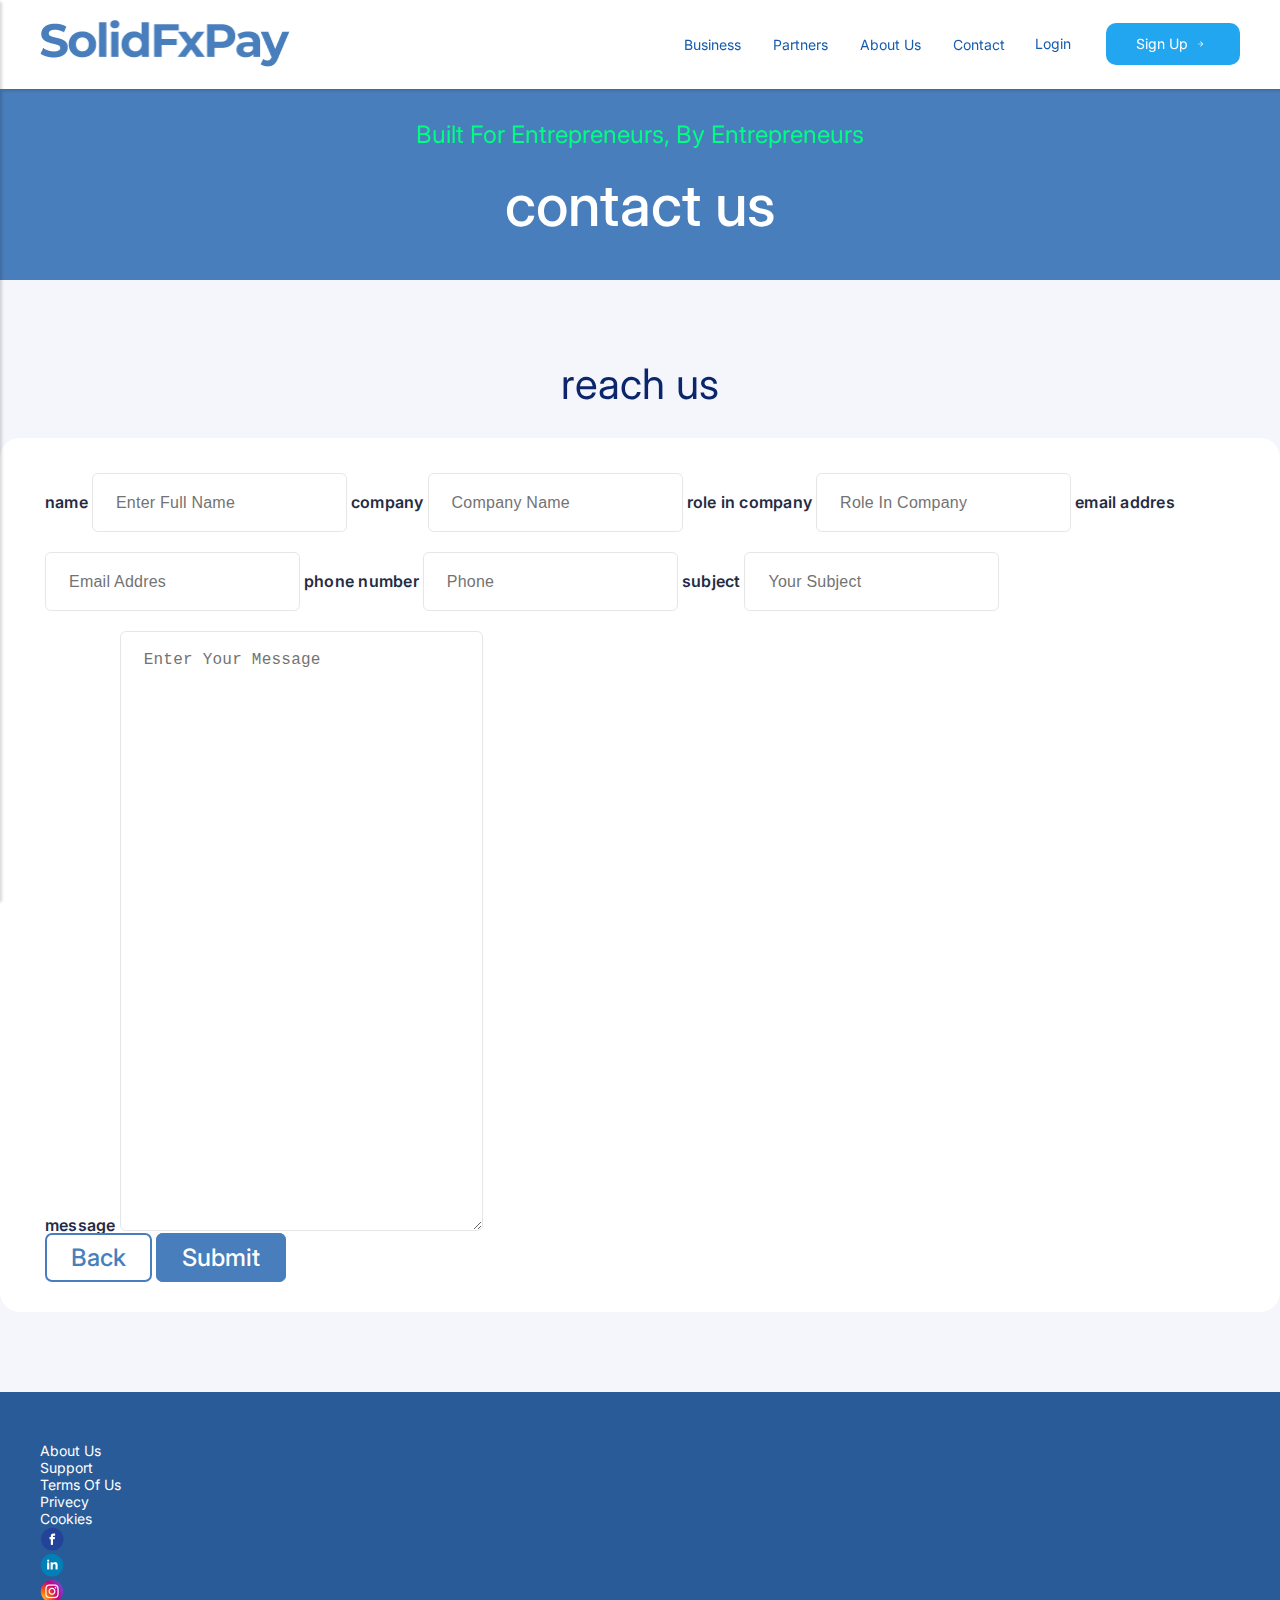
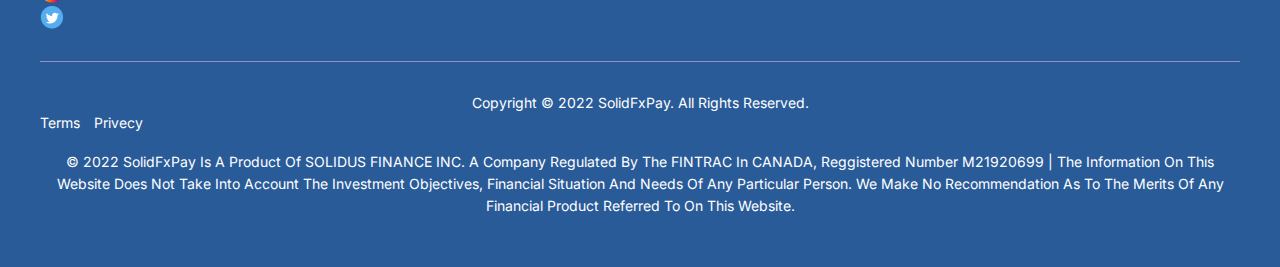
<file: src/contact.html>
<!DOCTYPE html>
<html lang="en">
	<head>
		<meta charset="UTF-8" />
		<meta http-equiv="X-UA-Compatible" content="IE=edge" />
		<meta name="viewport" content="width=device-width, initial-scale=1.0" />
		<title>SolidFxPay | partners</title>
		<!-- google fonts link -->
		<link
			href="https://fonts.googleapis.com/css2?family=Inter:wght@100;200;300;400;500;600;700;800;900&display=swap"
			rel="stylesheet"
		/>
		<!-- bootstrap css link -->
		<link
			href="https://cdn.jsdelivr.net/npm/bootstrap@5.2.0-beta1/dist/css/bootstrap.min.css"
			rel="stylesheet"
			integrity="sha384-0evHe/X+R7YkIZDRvuzKMRqM+OrBnVFBL6DOitfPri4tjfHxaWutUpFmBp4vmVor"
			crossorigin="anonymous"
		/>

		<!-- css link -->
		<link rel="stylesheet" href="https://unpkg.com/aos@next/dist/aos.css" />
		<link rel="stylesheet" href="css/style.css" />
	</head>
	<body class="contact-page">
		<main class="main">
			<nav class="nav">
				<figure class="nav__logo">
					<a href="./index.html">
						<img src="img/logo.png" alt="logo" />
					</a>
				</figure>
				<ul class="nav__list">
					<li class="nav__item">
						<a href="./business.html" class="nav__link">business</a>
					</li>
					<li class="nav__item">
						<a href="./partners.html" class="nav__link">partners</a>
					</li>
					<li class="nav__item">
						<a href="./about.html" class="nav__link">about us</a>
					</li>
					<li class="nav__item">
						<a href="./contact.html" class="nav__link">contact</a>
					</li>
				</ul>

				<div class="signup-wrapper">
					<a href="#" class="btn btn__signin"
						>login <svg class="icon"><use xlink:href="img/icons.svg#icon-arrow-right"></use></svg
					></a>
					<a href="#" class="btn btn__signup active"
						>sign up
						<svg class="icon"><use xlink:href="img/icons.svg#icon-arrow-right"></use></svg>
					</a>
				</div>

				<button class="bars">
					<img src="img/mbl-bars.png" alt="bar" />
				</button>
			</nav>

			<div class="sidebar">
				<figure class="sidebar__logo">
					<a href="./index.html">
						<img src="img/logo.png" alt="logo" />
					</a>
				</figure>
				<ul class="sidebar__list">
					<li class="sidebar__item">
						<a href="./business.html" class="sidebar__link" onclick="close-sidebar()">business</a>
					</li>
					<li class="sidebar__item">
						<a href="./partners.html" class="sidebar__link" onclick="close-sidebar()">partners</a>
					</li>
					<li class="sidebar__item">
						<a href="./about.html" class="sidebar__link" onclick="close-sidebar()">about us</a>
					</li>
					<li class="sidebar__item">
						<a href="./contact.html" class="sidebar__link" onclick="close-sidebar()">contact</a>
					</li>
				</ul>

				<div class="signup-wrapper">
					<a href="#" class="btn btn__login"
						>login <svg class="icon"><use xlink:href="img/icons.svg#icon-arrow-right"></use></svg
					></a>
					<a href="#" class="btn btn__signup active"
						>sign up
						<svg class="icon"><use xlink:href="img/icons.svg#icon-arrow-right"></use></svg>
					</a>
				</div>

				<button class="close-btn">
					<img src="img/close.png" alt="close" />
				</button>
			</div>

			<header class="header-section">
				<div class="custom-container">
					<div class="header mt-4">
						<p class="text mb-2" data-aos="fade-right">Built for entrepreneurs, by entrepreneurs</p>
						<h1 class="heading" data-aos="fade-left">contact us</h1>
					</div>
				</div>
			</header>

			<section class="contact-section">
				<div class="custom-container">
					<h2 class="heading center mb-3" data-aos="fade-down">reach us</h2>
					<div class="contact mt-2" data-aos="fade-up">
						<form action="#" class="contact__form row gx-5">
							<div class="contact__item col-12 col-sm-6 d-flex flex-column">
								<label for="name" class="contact__title">name</label>
								<input
									type="text"
									id="name"
									placeholder="enter full name"
									class="input input-name mb-2"
								/>

								<label for="company" class="contact__title">company</label>
								<input
									type="text"
									id="company"
									placeholder="company name"
									class="input input-company mb-2"
								/>

								<label for="role" class="contact__title">role in company</label>
								<input
									type="text"
									id="role"
									placeholder="role in company"
									class="input input-role mb-2"
								/>

								<label for="email" class="contact__title">email addres</label>
								<input
									type="text"
									id="email"
									placeholder="email addres"
									class="input input-email mb-2"
								/>

								<label for="phone" class="contact__title">phone number</label>
								<input
									type="number"
									id="phone"
									placeholder="phone"
									class="input input-phone mb-2"
								/>

								<label for="subject" class="contact__title">subject</label>
								<input
									type="text"
									id="subject"
									placeholder="your subject"
									class="input input-subject mb-2"
								/>
							</div>
							<div class="contact__item col-12 col-sm-6 d-flex flex-column">
								<label for="message" class="contact__title contact__message">message</label>
								<textarea
									name="message"
									id="message"
									cols="30"
									rows="10"
									placeholder="enter your message"
									class="message"
								></textarea>
							</div>
							<div class="contact__btns d-flex align-items-center justify-content-end">
								<a href="#" class="btn btn-beck">Back</a>
								<a href="#" class="btn btn-submit" type="submit">Submit</a>
							</div>
						</form>
					</div>
				</div>
				<!-- <div class="custom-container">
				</div> -->
			</section>

			<!-- <div class="subscribe-section">
				<img src="img/subscribe-shape-img.png" alt="" class="shape" />
				<div class="custom-container">
					<div class="subscribe">
						<figure class="subscribe__img">
							<img src="img/subscribe-img.png" alt="" />
						</figure>
						<div>
							<h2 class="heading">Subscribe to Our Newsletter</h2>
							<form action="#" class="subscribe__form">
								<input type="text" placeholder="Your Email Address" />
								<button class="btn-submit" type="submit">
									<img src="img/subscribe-btn-img.png" alt="submit" />
								</button>
							</form>
						</div>
					</div>
				</div>
			</div> -->

			<div class="footer-wrapper">
				<div class="custom-container">
					<div class="footer mbl-land-hide">
						<div class="footer__links pb-3 d-flex justify-content-between align-items-center">
							<ul class="list d-flex align-items-center">
								<li class="item">
									<a href="./about.html" class="link">about us</a>
								</li>
								<li class="item">
									<a href="./contact.html" class="link">support</a>
								</li>
								<li class="item">
									<a href="#" class="link">terms of us</a>
								</li>
								<li class="item">
									<a href="#" class="link">privecy</a>
								</li>
								<li class="item">
									<a href="#" class="link">cookies</a>
								</li>
							</ul>

							<ul class="social d-flex align-items-center">
								<li class="item">
									<a href="#" class="link">
										<img src="img/fb.png" alt="facebook" />
									</a>
								</li>
								<li class="item">
									<a href="#" class="link">
										<img src="img/LI.png" alt="facebook" />
									</a>
								</li>
								<li class="item">
									<a href="#" class="link">
										<img src="img/ins.png" alt="facebook" />
									</a>
								</li>
								<li class="item">
									<a href="#" class="link">
										<img src="img/tw.png" alt="facebook" />
									</a>
								</li>
							</ul>
						</div>

						<div class="footer__copyright pt-3">
							<div class="d-flex justify-content-between align-items-center mb-2">
								<p class="text">Copyright &copy; 2022 SolidFxPay. All Rights Reserved.</p>
								<div>
									<a href="#" class="link mr-1">terms</a>
									<a href="#" class="link">privecy</a>
								</div>
							</div>

							<p class="text">
								© 2022 SolidFxPay is a product of SOLIDUS FINANCE INC. A company regulated by the
								FINTRAC in CANADA, Reggistered number M21920699 | The information on this website
								does not take into account the investment objectives, financial situation and needs
								of any particular person. We make no recommendation as to the merits of any
								financial product referred to on this website.
							</p>
						</div>
					</div>
					<div class="footer mbl-land-show">
						<div class="footer__links pb-3">
							<ul class="list d-flex flex-column">
								<div class="d-flex">
									<li class="item">
										<a href="#" class="link">about us</a>
									</li>
									<li class="item ml-20">
										<a href="#" class="link">support</a>
									</li>
								</div>
								<div class="d-flex">
									<li class="item">
										<a href="#" class="link">terms of us</a>
									</li>
									<li class="item ml-20">
										<a href="#" class="link">privecy</a>
									</li>
								</div>
								<div class="d-flex">
									<li class="item">
										<a href="#" class="link">cookies</a>
									</li>
									<ul class="ml-20 social d-flex align-items-center">
										<li class="item">
											<a href="#" class="link">
												<img src="img/fb.png" alt="facebook" />
											</a>
										</li>
										<li class="item">
											<a href="#" class="link">
												<img src="img/LI.png" alt="facebook" />
											</a>
										</li>
										<li class="item">
											<a href="#" class="link">
												<img src="img/ins.png" alt="facebook" />
											</a>
										</li>
										<li class="item">
											<a href="#" class="link">
												<img src="img/tw.png" alt="facebook" />
											</a>
										</li>
									</ul>
								</div>
								<!-- <li class="item">
									<a href="#" class="link">cookies</a>
								</li> -->
							</ul>
						</div>

						<div class="footer__copyright pt-3 center">
							<p class="text mb-2">Copyright &copy; 2022 SolidFxPay. All Rights Reserved.</p>

							<p class="text disclaimer-text">
								© 2022 SolidFxPay is a product of SOLIDUS FINANCE INC. A company regulated by the
								FINTRAC in CANADA, Reggistered number M21920699 | The information on this website
								does not take into account the investment objectives, financial situation and needs
								of any particular person. We make no recommendation as to the merits of any
								financial product referred to on this website.
							</p>
						</div>
					</div>
				</div>
			</div>
		</main>

		<script src="https://unpkg.com/aos@next/dist/aos.js"></script>
		<!-- jquery cdn link -->
		<script src="https://cdnjs.cloudflare.com/ajax/libs/jquery/3.4.1/jquery.min.js"></script>
		<!-- bootstrap js link -->
		<script
			src="https://cdn.jsdelivr.net/npm/bootstrap@5.2.0-beta1/dist/js/bootstrap.bundle.min.js"
			integrity="sha384-pprn3073KE6tl6bjs2QrFaJGz5/SUsLqktiwsUTF55Jfv3qYSDhgCecCxMW52nD2"
			crossorigin="anonymous"
		></script>
		<script src="js/main.js"></script>
	</body>
</html>
</file>
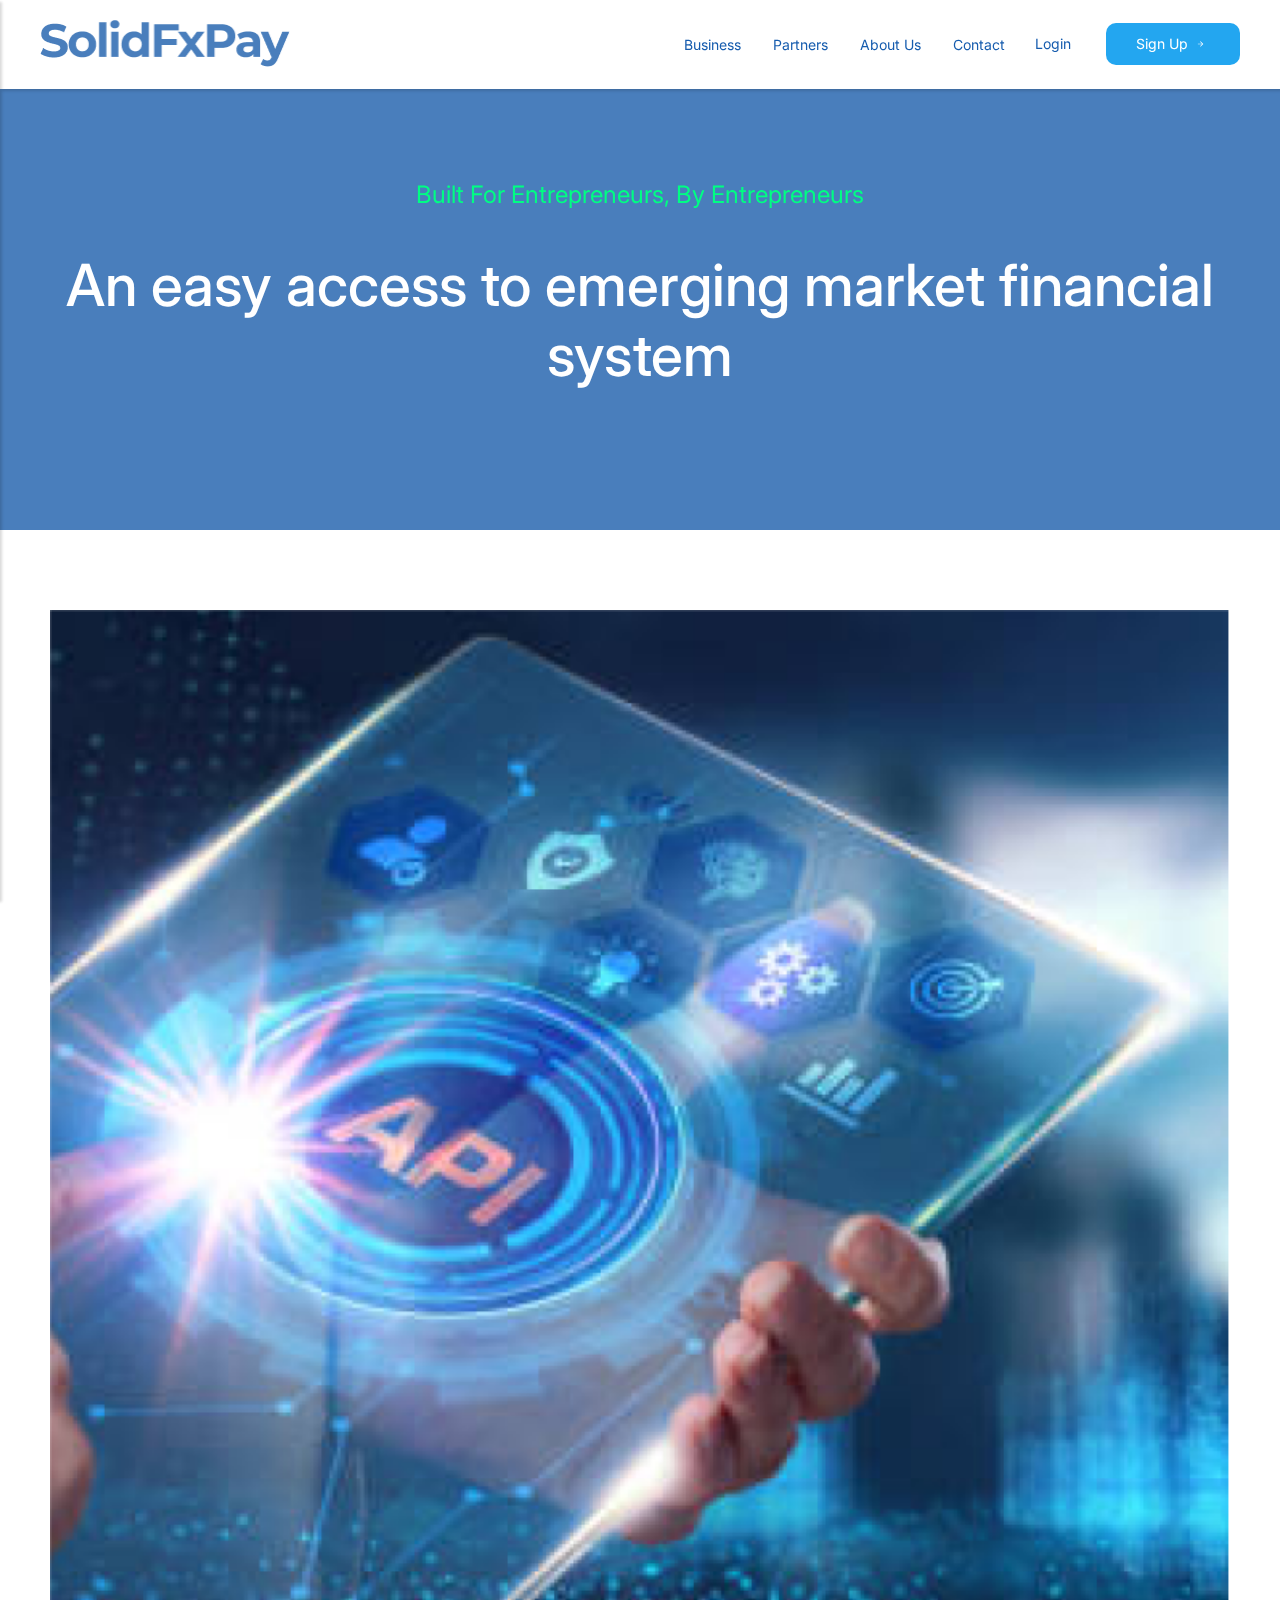
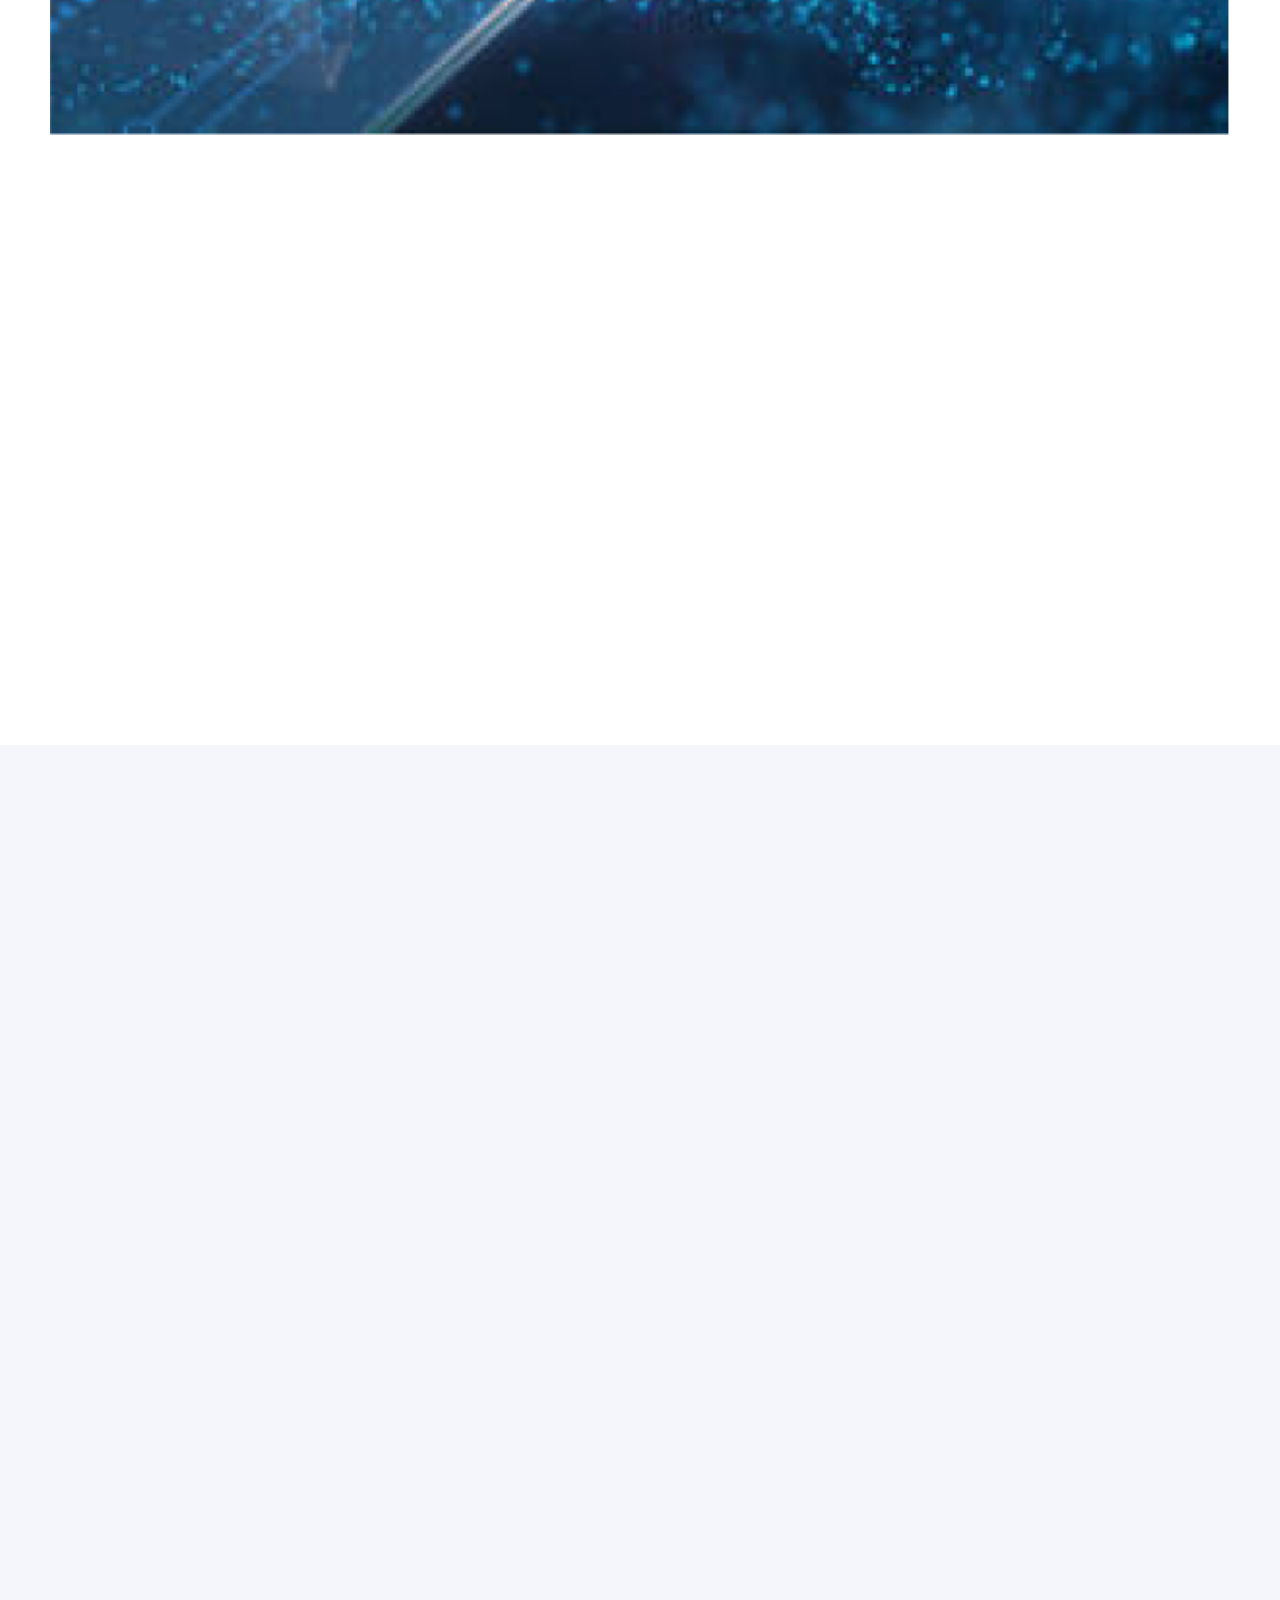
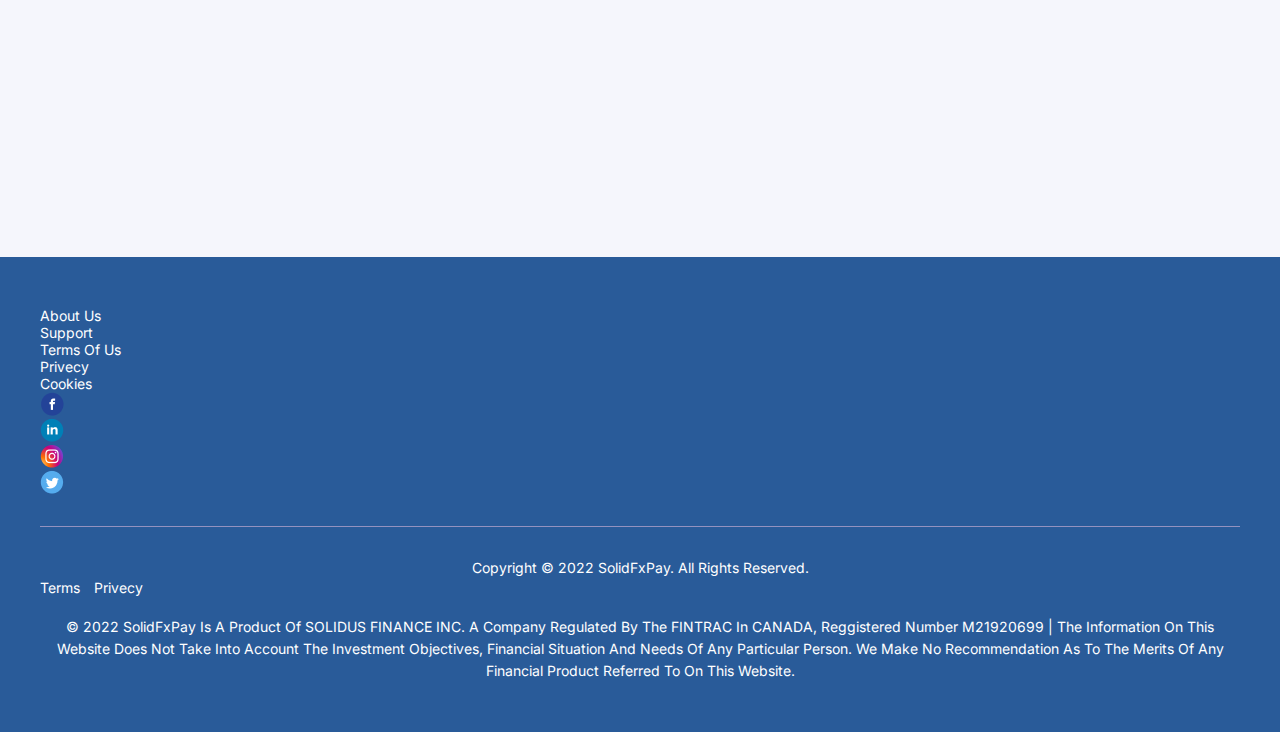
<file: src/partners.html>
<!DOCTYPE html>
<html lang="en">
	<head>
		<meta charset="UTF-8" />
		<meta http-equiv="X-UA-Compatible" content="IE=edge" />
		<meta name="viewport" content="width=device-width, initial-scale=1.0" />
		<title>SolidFxPay | partners</title>
		<!-- google fonts link -->
		<link
			href="https://fonts.googleapis.com/css2?family=Inter:wght@100;200;300;400;500;600;700;800;900&display=swap"
			rel="stylesheet"
		/>
		<!-- bootstrap css link -->
		<link
			href="https://cdn.jsdelivr.net/npm/bootstrap@5.2.0-beta1/dist/css/bootstrap.min.css"
			rel="stylesheet"
			integrity="sha384-0evHe/X+R7YkIZDRvuzKMRqM+OrBnVFBL6DOitfPri4tjfHxaWutUpFmBp4vmVor"
			crossorigin="anonymous"
		/>

		<!-- css link -->
		<link rel="stylesheet" href="https://unpkg.com/aos@next/dist/aos.css" />
		<link rel="stylesheet" href="css/style.css" />
	</head>
	<body class="partners">
		<main class="main">
			<nav class="nav">
				<figure class="nav__logo">
					<a href="./index.html">
						<img src="img/logo.png" alt="logo" />
					</a>
				</figure>
				<ul class="nav__list">
					<li class="nav__item">
						<a href="./business.html" class="nav__link">business</a>
					</li>
					<li class="nav__item">
						<a href="./partners.html" class="nav__link">partners</a>
					</li>
					<li class="nav__item">
						<a href="./about.html" class="nav__link">about us</a>
					</li>
					<li class="nav__item">
						<a href="./contact.html" class="nav__link">contact</a>
					</li>
				</ul>

				<div class="signup-wrapper">
					<a href="#" class="btn btn__signin"
						>login <svg class="icon"><use xlink:href="img/icons.svg#icon-arrow-right"></use></svg
					></a>
					<a href="#" class="btn btn__signup active"
						>sign up
						<svg class="icon"><use xlink:href="img/icons.svg#icon-arrow-right"></use></svg>
					</a>
				</div>

				<button class="bars">
					<img src="img/mbl-bars.png" alt="bar" />
				</button>
			</nav>

			<div class="sidebar">
				<figure class="sidebar__logo">
					<a href="./index.html">
						<img src="img/logo.png" alt="logo" />
					</a>
				</figure>
				<ul class="sidebar__list">
					<li class="sidebar__item">
						<a href="./business.html" class="sidebar__link" onclick="close-sidebar()">business</a>
					</li>
					<li class="sidebar__item">
						<a href="./partners.html" class="sidebar__link" onclick="close-sidebar()">partners</a>
					</li>
					<li class="sidebar__item">
						<a href="./about.html" class="sidebar__link" onclick="close-sidebar()">about us</a>
					</li>
					<li class="sidebar__item">
						<a href="./contact.html" class="sidebar__link" onclick="close-sidebar()">contact</a>
					</li>
				</ul>

				<div class="signup-wrapper">
					<a href="#" class="btn btn__login"
						>login <svg class="icon"><use xlink:href="img/icons.svg#icon-arrow-right"></use></svg
					></a>
					<a href="#" class="btn btn__signup active"
						>sign up
						<svg class="icon"><use xlink:href="img/icons.svg#icon-arrow-right"></use></svg>
					</a>
				</div>

				<button class="close-btn">
					<img src="img/close.png" alt="close" />
				</button>
			</div>

			<header class="header-section mt-8">
				<div class="custom-container">
					<div class="header mt-10">
						<p class="text mb-4" data-aos="fade-right">Built for entrepreneurs, by entrepreneurs</p>
						<h1 class="heading" data-aos="fade-left">
							An easy access to emerging market financial system
						</h1>
					</div>
				</div>
			</header>

			<section class="api-section">
				<div class="custom-container">
					<div class="api row g-5">
						<figure class="api__img col-12 col-lg-6 tablet-land-hide" data-aos="fade-right">
							<img src="img/api-img.png" alt="image" />
						</figure>
						<div class="api__content col-12 col-lg-6" data-aos="fade-left">
							<h4 class="heading mb-2 tablet-land-hide">SOLID APIs</h4>
							<p class="text mb-3 tablet-land-hide">
								We allow our partners to enable a pletora of financial services directly in their
								product packages with the help of a single contract
							</p>

							<h4 class="heading mb-2 tablet-land-show center">SOLID APIs</h4>
							<p class="text mb-3 tablet-land-show center">
								We allow our partners to enable a pletora of financial services directly in their
								product packages with the help of a single contract
							</p>
							<div class="api__list">
								<div class="api__item">
									<div class="title mb-1 d-flex align-items-start">
										<figure class="api__icon">
											<img src="img/api-icon-1.png" alt="" />
										</figure>
										<h5 class="heading">Mobile Money</h5>
									</div>
									<p class="text">Mobile Money Transfer Bill Payment Bulk Payment</p>
								</div>
								<div class="api__item">
									<div class="title mb-1 d-flex align-items-start">
										<figure class="api__icon">
											<img src="img/api-icon-2.png" alt="" />
										</figure>
										<h5 class="heading">Air Time</h5>
									</div>
									<p class="text">Top Up Airtime to any mobile phone number in Côte d’Ivoire</p>
								</div>
								<div class="api__item">
									<div class="title mb-1 d-flex align-items-start">
										<figure class="api__icon">
											<img src="img/api-icon-3.png" alt="" />
										</figure>
										<h5 class="heading">Money Transfer</h5>
									</div>
									<p class="text">Money Transfer Remittance</p>
								</div>
								<div class="api__item">
									<div class="title mb-1 d-flex align-items-start">
										<figure class="api__icon">
											<img src="img/api-icon-4.png" alt="" />
										</figure>
										<h5 class="heading">Insurance</h5>
									</div>
									<p class="text">
										Our Insurance API will link our Partners to offer local insurance policies to
										their customers
									</p>
								</div>
							</div>
						</div>
					</div>
				</div>
			</section>

			<section class="contact-section">
				<div class="custom-container">
					<h2 class="heading center mb-3" data-aos="fade-down">reach us</h2>
					<div class="contact mt-2" data-aos="fade-up">
						<form action="#" class="contact__form row gx-5">
							<div class="contact__item col-12 col-sm-6 d-flex flex-column">
								<label for="name" class="contact__title">name</label>
								<input
									type="text"
									id="name"
									placeholder="enter full name"
									class="input input-name mb-2"
								/>

								<label for="company" class="contact__title">company</label>
								<input
									type="text"
									id="company"
									placeholder="company name"
									class="input input-company mb-2"
								/>

								<label for="role" class="contact__title">role in company</label>
								<input
									type="text"
									id="role"
									placeholder="role in company"
									class="input input-role mb-2"
								/>

								<label for="email" class="contact__title">email addres</label>
								<input
									type="text"
									id="email"
									placeholder="email addres"
									class="input input-email mb-2"
								/>

								<label for="phone" class="contact__title">phone number</label>
								<input
									type="number"
									id="phone"
									placeholder="phone"
									class="input input-phone mb-2"
								/>

								<label for="subject" class="contact__title">subject</label>
								<input
									type="text"
									id="subject"
									placeholder="your subject"
									class="input input-subject mb-2"
								/>
							</div>
							<div class="contact__item col-12 col-sm-6 d-flex flex-column">
								<label for="message" class="contact__title contact__message">message</label>
								<textarea
									name="message"
									id="message"
									cols="30"
									rows="10"
									placeholder="enter your message"
									class="message"
								></textarea>
							</div>
							<div class="contact__btns d-flex align-items-center justify-content-end">
								<a href="#" class="btn btn-beck">Back</a>
								<a href="#" class="btn btn-submit" type="submit">Submit</a>
							</div>
						</form>
					</div>
				</div>
				<!-- <div class="custom-container">
				</div> -->
			</section>

			<!-- <div class="subscribe-section">
				<img src="img/subscribe-shape-img.png" alt="" class="shape" />
				<div class="custom-container">
					<div class="subscribe">
						<figure class="subscribe__img">
							<img src="img/subscribe-img.png" alt="" />
						</figure>
						<div>
							<h2 class="heading">Subscribe to Our Newsletter</h2>
							<form action="#" class="subscribe__form">
								<input type="text" placeholder="Your Email Address" />
								<button class="btn-submit" type="submit">
									<img src="img/subscribe-btn-img.png" alt="submit" />
								</button>
							</form>
						</div>
					</div>
				</div>
			</div> -->

			<div class="footer-wrapper">
				<div class="custom-container">
					<div class="footer mbl-land-hide">
						<div class="footer__links pb-3 d-flex justify-content-between align-items-center">
							<ul class="list d-flex align-items-center">
								<li class="item">
									<a href="./about.html" class="link">about us</a>
								</li>
								<li class="item">
									<a href="./contact.html" class="link">support</a>
								</li>
								<li class="item">
									<a href="#" class="link">terms of us</a>
								</li>
								<li class="item">
									<a href="#" class="link">privecy</a>
								</li>
								<li class="item">
									<a href="#" class="link">cookies</a>
								</li>
							</ul>

							<ul class="social d-flex align-items-center">
								<li class="item">
									<a href="#" class="link">
										<img src="img/fb.png" alt="facebook" />
									</a>
								</li>
								<li class="item">
									<a href="#" class="link">
										<img src="img/LI.png" alt="facebook" />
									</a>
								</li>
								<li class="item">
									<a href="#" class="link">
										<img src="img/ins.png" alt="facebook" />
									</a>
								</li>
								<li class="item">
									<a href="#" class="link">
										<img src="img/tw.png" alt="facebook" />
									</a>
								</li>
							</ul>
						</div>

						<div class="footer__copyright pt-3">
							<div class="d-flex justify-content-between align-items-center mb-2">
								<p class="text">Copyright &copy; 2022 SolidFxPay. All Rights Reserved.</p>
								<div>
									<a href="#" class="link mr-1">terms</a>
									<a href="#" class="link">privecy</a>
								</div>
							</div>

							<p class="text">
								© 2022 SolidFxPay is a product of SOLIDUS FINANCE INC. A company regulated by the
								FINTRAC in CANADA, Reggistered number M21920699 | The information on this website
								does not take into account the investment objectives, financial situation and needs
								of any particular person. We make no recommendation as to the merits of any
								financial product referred to on this website.
							</p>
						</div>
					</div>
					<div class="footer mbl-land-show">
						<div class="footer__links pb-3">
							<ul class="list d-flex flex-column">
								<div class="d-flex">
									<li class="item">
										<a href="#" class="link">about us</a>
									</li>
									<li class="item ml-20">
										<a href="#" class="link">support</a>
									</li>
								</div>
								<div class="d-flex">
									<li class="item">
										<a href="#" class="link">terms of us</a>
									</li>
									<li class="item ml-20">
										<a href="#" class="link">privecy</a>
									</li>
								</div>
								<div class="d-flex">
									<li class="item">
										<a href="#" class="link">cookies</a>
									</li>
									<ul class="ml-20 social d-flex align-items-center">
										<li class="item">
											<a href="#" class="link">
												<img src="img/fb.png" alt="facebook" />
											</a>
										</li>
										<li class="item">
											<a href="#" class="link">
												<img src="img/LI.png" alt="facebook" />
											</a>
										</li>
										<li class="item">
											<a href="#" class="link">
												<img src="img/ins.png" alt="facebook" />
											</a>
										</li>
										<li class="item">
											<a href="#" class="link">
												<img src="img/tw.png" alt="facebook" />
											</a>
										</li>
									</ul>
								</div>
								<!-- <li class="item">
									<a href="#" class="link">cookies</a>
								</li> -->
							</ul>
						</div>

						<div class="footer__copyright pt-3 center">
							<p class="text mb-2">Copyright &copy; 2022 SolidFxPay. All Rights Reserved.</p>

							<p class="text disclaimer-text">
								© 2022 SolidFxPay is a product of SOLIDUS FINANCE INC. A company regulated by the
								FINTRAC in CANADA, Reggistered number M21920699 | The information on this website
								does not take into account the investment objectives, financial situation and needs
								of any particular person. We make no recommendation as to the merits of any
								financial product referred to on this website.
							</p>
						</div>
					</div>
				</div>
			</div>
		</main>

		<script src="https://unpkg.com/aos@next/dist/aos.js"></script>
		<!-- jquery cdn link -->
		<script src="https://cdnjs.cloudflare.com/ajax/libs/jquery/3.4.1/jquery.min.js"></script>
		<!-- bootstrap js link -->
		<script
			src="https://cdn.jsdelivr.net/npm/bootstrap@5.2.0-beta1/dist/js/bootstrap.bundle.min.js"
			integrity="sha384-pprn3073KE6tl6bjs2QrFaJGz5/SUsLqktiwsUTF55Jfv3qYSDhgCecCxMW52nD2"
			crossorigin="anonymous"
		></script>
		<script src="js/main.js"></script>
	</body>
</html>
</file>
<file: src/css/style.css>
*,
*::after,
*::before {
  margin: 0;
  padding: 0;
  box-sizing: border-box;
  list-style: none;
  text-decoration: none;
  outline: none;
}

html {
  font-size: 62.5%;
  scroll-behavior: smooth;
  overflow-x: hidden;
}
@media only screen and (max-width: 64em) {
  html {
    font-size: 58%;
  }
}
@media only screen and (max-width: 62em) {
  html {
    font-size: 50%;
  }
}
@media only screen and (max-width: 35.9375em) {
  html {
    font-size: 50%;
  }
}

body {
  font-family: "Inter", sans-serif;
  font-size: 1.6rem;
  line-height: 1.6rem;
  color: #165cae;
  overflow-x: hidden;
}

.main {
  background-color: #fff;
}

.custom-container {
  max-width: 120rem;
  margin: 0 auto;
}
@media only screen and (max-width: 75em) {
  .custom-container {
    padding: 0 6rem;
  }
}
@media only screen and (max-width: 48em) {
  .custom-container {
    padding: 0 2rem;
  }
}

.landing-page .custom-container {
  padding-right: 10rem;
}
@media only screen and (max-width: 68.75em) {
  .landing-page .custom-container {
    padding-right: 6rem;
  }
}
@media only screen and (max-width: 48em) {
  .landing-page .custom-container {
    padding-right: 2rem;
  }
}

h1.heading {
  font-size: 5.9rem;
  font-family: "Inter", sans-serif;
  font-weight: 800;
  line-height: 7.2rem;
  color: #165cae;
}
@media only screen and (max-width: 62em) {
  h1.heading {
    font-size: 4.8rem;
    line-height: 6.2rem;
  }
}
@media only screen and (max-width: 48em) {
  h1.heading {
    font-size: 4rem;
    line-height: 6.2rem;
  }
}
@media only screen and (max-width: 30em) {
  h1.heading {
    font-size: 3.5rem;
    line-height: 4.4rem;
  }
}

h2.heading {
  font-size: 4.2rem;
  font-family: "Inter", sans-serif;
  font-weight: 400;
  color: #165cae;
  line-height: 4.8rem;
  text-align: center;
}
@media only screen and (max-width: 62em) {
  h2.heading {
    font-size: 2.6rem;
  }
}

h3.heading {
  font-family: "Inter", sans-serif;
  font-weight: 400;
  font-size: 4.5rem;
  line-height: 5.4rem;
  color: #23a6f0;
}

h4.heading {
  font-family: "Inter", sans-serif;
  font-weight: 400;
  font-size: 1.5rem;
  line-height: 1.8rem;
  color: #165cae;
}

.text {
  font-size: 1.8rem;
  color: #165cae;
  font-weight: 400;
  font-family: "Inter", sans-serif;
  text-transform: capitalize;
  line-height: 2.2rem;
}
@media only screen and (max-width: 62em) {
  .text {
    font-size: 1.4rem;
  }
}

.bold {
  font-weight: 700;
}

.center {
  text-align: center;
}

.uppercase {
  text-transform: uppercase;
}

.capitalize {
  text-transform: capitalize;
}

.white {
  color: #fff !important;
}

.black {
  color: #000 !important;
}

html,
body,
div,
span,
applet,
object,
iframe,
h1,
h2,
h3,
h4,
h5,
h6,
p,
blockquote,
pre,
a,
abbr,
acronym,
address,
big,
cite,
code,
del,
dfn,
em,
img,
ins,
kbd,
q,
s,
samp,
small,
strike,
strong,
sub,
sup,
tt,
var,
b,
u,
i,
center,
dl,
dt,
dd,
ol,
ul,
li,
fieldset,
form,
label,
legend,
table,
caption,
tbody,
tfoot,
thead,
tr,
th,
td,
article,
aside,
canvas,
details,
embed,
figure,
figcaption,
footer,
header,
hgroup,
menu,
nav,
output,
ruby,
section,
summary,
time,
mark,
audio,
video {
  margin: 0;
  padding: 0;
  border: 0;
  vertical-align: baseline;
}

article,
aside,
details,
figcaption,
figure,
footer,
header,
hgroup,
menu,
nav,
section {
  display: block;
}

ol,
ul {
  list-style: none;
}

blockquote,
q {
  quotes: none;
}

blockquote:before,
blockquote:after,
q:before,
q:after {
  content: "";
  content: none;
}

table {
  border-collapse: collapse;
  border-spacing: 0;
}

a:hover {
  text-decoration: none;
}

.white {
  color: #fff;
}

.laptop-land-show {
  display: none !important;
}
@media only screen and (max-width: 75em) {
  .laptop-land-show {
    display: block !important;
  }
}

@media only screen and (max-width: 75em) {
  .laptop-land-hide {
    display: none;
  }
}

.laptop-port-show {
  display: none;
}
@media only screen and (max-width: 64em) {
  .laptop-port-show {
    display: block;
  }
}

@media only screen and (max-width: 64em) {
  .laptop-port-hide {
    display: none;
  }
}

.tablet-land-show {
  display: none !important;
}
@media only screen and (max-width: 62em) {
  .tablet-land-show {
    display: block !important;
  }
}

@media only screen and (max-width: 62em) {
  .tablet-land-hide {
    display: none !important;
  }
}

.tablet-port-show {
  display: none !important;
}
@media only screen and (max-width: 48em) {
  .tablet-port-show {
    display: block !important;
  }
}

@media only screen and (max-width: 48em) {
  .tablet-port-hide {
    display: none !important;
  }
}

@media only screen and (max-width: 35.9375em) {
  .mbl-land-hide {
    display: none !important;
  }
}

.mbl-land-show {
  display: none !important;
}
@media only screen and (max-width: 35.9375em) {
  .mbl-land-show {
    display: block !important;
  }
}

.hide {
  opacity: 0;
  visibility: hidden;
}

.m--1 {
  margin: 0.5rem !important;
}

.m-1 {
  margin: 1rem !important;
}

.m-2 {
  margin: 2rem !important;
}

.m-3 {
  margin: 3rem !important;
}

.m-3 {
  margin: 3rem !important;
}

.m-4 {
  margin: 4rem !important;
}

.m-5 {
  margin: 5rem !important;
}

.mt-1 {
  margin-top: 1rem !important;
}

.mt-2 {
  margin-top: 2rem !important;
}

.mt-3 {
  margin-top: 3rem !important;
}

.mt-4 {
  margin-top: 4rem !important;
}

.mt-5 {
  margin-top: 5rem !important;
}

.mt-6 {
  margin-top: 6rem !important;
}

.mt-7 {
  margin-top: 7rem !important;
}

.mt-8 {
  margin-top: 8rem !important;
}

.mt-9 {
  margin-top: 9rem !important;
}

.mt-10 {
  margin-top: 10rem !important;
}

.mb-1 {
  margin-bottom: 1rem !important;
}

.mb-2 {
  margin-bottom: 2rem !important;
}

.mb-3 {
  margin-bottom: 3rem !important;
}

.mb-4 {
  margin-bottom: 4rem !important;
}

.mb-5 {
  margin-bottom: 5rem !important;
}

.mb-6 {
  margin-bottom: 6rem !important;
}

.mb-7 {
  margin-bottom: 7rem !important;
}

.mb-8 {
  margin-bottom: 8rem !important;
}

.mb-9 {
  margin-bottom: 9rem !important;
}

.mb-10 {
  margin-bottom: 10rem !important;
}

.mr-1 {
  margin-right: 1rem !important;
}

.mr-2 {
  margin-right: 2rem !important;
}

.mr-3 {
  margin-right: 3rem !important;
}

.mr-4 {
  margin-right: 4rem !important;
}

.mr-5 {
  margin-right: 5rem !important;
}

.mr-6 {
  margin-right: 6rem !important;
}

.mr-7 {
  margin-right: 7rem !important;
}

.mr-8 {
  margin-right: 8rem !important;
}

.mr-9 {
  margin-right: 9rem !important;
}

.mr-10 {
  margin-right: 10rem !important;
}

.p-1 {
  padding: 1rem !important;
}

.p-2 {
  padding: 2rem !important;
}

.p-3 {
  padding: 3rem !important;
}

.p-4 {
  padding: 4rem !important;
}

.p-5 {
  padding: 5rem !important;
}

.px-1 {
  padding: 0 1rem !important;
}

.px-2 {
  padding: 0 2rem !important;
}

.px-3 {
  padding: 0 3rem !important;
}

.px-4 {
  padding: 0 4rem !important;
}

.px-5 {
  padding: 0 5rem !important;
}

.py-1 {
  padding: 1rem 0 !important;
}

.py-2 {
  padding: 2rem 0 !important;
}

.py-3 {
  padding: 3rem 0 !important;
}

.py-4 {
  padding: 4rem 0 !important;
}

.py-5 {
  padding: 5rem 0 !important;
}

.pt-1 {
  padding-top: 1rem !important;
}

.pt-2 {
  padding-top: 2rem !important;
}

.pt-3 {
  padding-top: 3rem !important;
}

.pt-4 {
  padding-top: 4rem !important;
}

.pt-5 {
  padding-top: 5rem !important;
}

.pt-6 {
  padding-top: 6rem !important;
}

.pt-7 {
  padding-top: 7rem !important;
}

.pt-8 {
  padding-top: 8rem !important;
}

.pt-9 {
  padding-top: 9rem !important;
}

.pt-10 {
  padding-top: 10rem !important;
}

.pb-1 {
  padding-bottom: 1rem !important;
}

.pb-2 {
  padding-bottom: 2rem !important;
}

.pb-3 {
  padding-bottom: 3rem !important;
}

.pb-4 {
  padding-bottom: 4rem !important;
}

.pb-5 {
  padding-bottom: 5rem !important;
}

.pb-6 {
  padding-bottom: 6rem !important;
}

.pb-7 {
  padding-bottom: 7rem !important;
}

.pb-8 {
  padding-bottom: 8rem !important;
}

.pb-9 {
  padding-bottom: 9rem !important;
}

.pb-10 {
  padding-bottom: 10rem !important;
}

.ch-1 {
  max-width: 1ch;
}

.ch-2 {
  max-width: 2ch;
}

.ch-3 {
  max-width: 3ch;
}

.ch-4 {
  max-width: 4ch;
}

.ch-5 {
  max-width: 5ch;
}

.ch-6 {
  max-width: 6ch;
}

.ch-7 {
  max-width: 7ch;
}

.ch-8 {
  max-width: 8ch;
}

.ch-9 {
  max-width: 9ch;
}

.ch-10 {
  max-width: 10ch;
}

.ch-11 {
  max-width: 11ch;
}

.ch-12 {
  max-width: 12ch;
}

.ch-13 {
  max-width: 13ch;
}

.ch-14 {
  max-width: 14ch;
}

.ch-15 {
  max-width: 15ch;
}

.ch-16 {
  max-width: 16ch;
}

.ch-17 {
  max-width: 17ch;
}

.ch-18 {
  max-width: 18ch;
}

.ch-19 {
  max-width: 19ch;
}

.ch-20 {
  max-width: 20ch;
}

.ch-21 {
  max-width: 21ch;
}

.ch-22 {
  max-width: 22ch;
}

.ch-23 {
  max-width: 23ch;
}

.ch-24 {
  max-width: 24ch;
}

.ch-25 {
  max-width: 25ch;
}

.ch-26 {
  max-width: 26ch;
}

.ch-27 {
  max-width: 27ch;
}

.ch-28 {
  max-width: 28ch;
}

.ch-29 {
  max-width: 29ch;
}

.ch-30 {
  max-width: 30ch;
}

.ch-31 {
  max-width: 31ch;
}

.ch-32 {
  max-width: 32ch;
}

.ch-33 {
  max-width: 33ch;
}

.ch-34 {
  max-width: 34ch;
}

.ch-35 {
  max-width: 35ch;
}

.ch-36 {
  max-width: 36ch;
}

.ch-37 {
  max-width: 37ch;
}

.ch-38 {
  max-width: 38ch;
}

.ch-39 {
  max-width: 39ch;
}

.ch-40 {
  max-width: 40ch;
}

.ch-41 {
  max-width: 41ch;
}

.ch-42 {
  max-width: 42ch;
}

.ch-43 {
  max-width: 43ch;
}

.ch-44 {
  max-width: 44ch;
}

.ch-45 {
  max-width: 45ch;
}

.ch-46 {
  max-width: 46ch;
}

.ch-47 {
  max-width: 47ch;
}

.ch-48 {
  max-width: 48ch;
}

.ch-49 {
  max-width: 49ch;
}

.ch-50 {
  max-width: 50ch;
}

.ch-51 {
  max-width: 51ch;
}

.ch-52 {
  max-width: 52ch;
}

.ch-53 {
  max-width: 53ch;
}

.ch-54 {
  max-width: 54ch;
}

.ch-55 {
  max-width: 55ch;
}

.ch-56 {
  max-width: 56ch;
}

.ch-57 {
  max-width: 57ch;
}

.ch-58 {
  max-width: 58ch;
}

.ch-59 {
  max-width: 59ch;
}

.ch-60 {
  max-width: 60ch;
}

.ch-61 {
  max-width: 61ch;
}

.ch-62 {
  max-width: 62ch;
}

.ch-63 {
  max-width: 63ch;
}

.ch-64 {
  max-width: 64ch;
}

.ch-65 {
  max-width: 65ch;
}

.ch-66 {
  max-width: 66ch;
}

.ch-67 {
  max-width: 67ch;
}

.ch-68 {
  max-width: 68ch;
}

.ch-69 {
  max-width: 69ch;
}

.ch-70 {
  max-width: 70ch;
}

.ch-71 {
  max-width: 71ch;
}

.ch-72 {
  max-width: 72ch;
}

.ch-73 {
  max-width: 73ch;
}

.ch-74 {
  max-width: 74ch;
}

.ch-75 {
  max-width: 75ch;
}

.ch-76 {
  max-width: 76ch;
}

.ch-77 {
  max-width: 77ch;
}

.ch-78 {
  max-width: 78ch;
}

.ch-79 {
  max-width: 79ch;
}

.ch-80 {
  max-width: 80ch;
}

.ch-81 {
  max-width: 81ch;
}

.ch-82 {
  max-width: 82ch;
}

.ch-83 {
  max-width: 83ch;
}

.ch-84 {
  max-width: 84ch;
}

.ch-85 {
  max-width: 85ch;
}

.ch-86 {
  max-width: 86ch;
}

.ch-87 {
  max-width: 87ch;
}

.ch-88 {
  max-width: 88ch;
}

.ch-89 {
  max-width: 89ch;
}

.ch-90 {
  max-width: 90ch;
}

.ch-91 {
  max-width: 91ch;
}

.ch-92 {
  max-width: 92ch;
}

.ch-93 {
  max-width: 93ch;
}

.ch-94 {
  max-width: 94ch;
}

.ch-95 {
  max-width: 95ch;
}

.ch-96 {
  max-width: 96ch;
}

.ch-97 {
  max-width: 97ch;
}

.ch-98 {
  max-width: 98ch;
}

.ch-99 {
  max-width: 99ch;
}

.ch-100 {
  max-width: 100ch;
}

button {
  border: none;
  outline: none;
  cursor: pointer;
}

.btn {
  padding: 1.3rem 3rem;
  background: transparent;
  color: #165cae;
  font-size: 1.4rem;
  border-radius: 1rem;
  font-family: "Inter", sans-serif;
  transition: all 0.3s;
  text-transform: capitalize;
  border: none;
}
@media only screen and (max-width: 62em) {
  .btn {
    font-size: 1.2rem;
  }
}
@media only screen and (max-width: 48em) {
  .btn {
    font-size: 1rem;
  }
}

.btn.active {
  background: #23a6f0;
  color: #fff !important;
}
.btn.active .icon {
  display: block !important;
}

.nav {
  display: flex;
  justify-content: start;
  align-items: center;
  padding: 2rem 15rem;
  position: fixed;
  top: 0;
  left: 0;
  width: 100%;
  background: #fff;
  z-index: 2;
  box-shadow: rgba(0, 0, 0, 0.15) 1.95px 1.95px 2.6px;
}
@media only screen and (max-width: 87.5em) {
  .nav {
    padding: 2rem 4rem;
  }
}
@media only screen and (max-width: 75em) {
  .nav {
    padding: 2rem 2rem;
  }
}
.nav__logo {
  height: auto;
  width: 25rem;
  margin-right: auto;
}
.nav__logo img {
  height: auto;
  width: 100%;
}
.nav__list {
  display: flex;
  align-items: center;
  gap: 3.2rem;
}
@media only screen and (max-width: 62em) {
  .nav__list {
    display: none;
  }
}
.nav__link {
  color: #165cae;
  font-size: 1.4rem;
  text-decoration: none;
  text-transform: capitalize;
}
.nav .signup-wrapper {
  display: flex;
  align-items: center;
  gap: 0.5rem;
}
@media only screen and (max-width: 62em) {
  .nav .signup-wrapper {
    display: none;
  }
}
.nav .signup-wrapper .btn {
  display: flex;
  align-items: center;
  gap: 0.3rem;
  font-size: 1.4rem;
  text-decoration: none;
}
.nav .signup-wrapper .btn .icon {
  height: 0.8rem;
  width: 1.9rem;
  fill: #fff;
  display: none;
}
.nav .bars {
  height: 5rem;
  width: 5rem;
  background-color: transparent;
  display: none;
}
@media only screen and (max-width: 62em) {
  .nav .bars {
    display: block;
  }
}
.nav .bars img {
  height: 100%;
  width: 100%;
}
.footer-wrapper {
  padding: 22rem 0 5rem 0;
  background-color: #295b99;
}

.ml-20 {
  margin-left: 20rem !important;
}
@media only screen and (max-width: 30em) {
  .ml-20 {
    margin-left: 12rem !important;
  }
}

.footer {
  color: #fff;
}
.footer__links .list {
  gap: 4rem;
}
@media only screen and (max-width: 48em) {
  .footer__links .list {
    padding: 0 8rem;
  }
}
@media only screen and (max-width: 30em) {
  .footer__links .list {
    padding: 0;
  }
}
.footer__links .list a:link,
.footer__links .list a:visited {
  color: #fff;
  text-decoration: none;
  font-size: 1.4rem;
  text-transform: capitalize;
}
.footer__links .social {
  gap: 1rem;
}
.footer__copyright {
  border-top: 1px solid #9392bf;
}
@media only screen and (max-width: 48em) {
  .footer__copyright {
    border-top: 0px solid #9392bf;
  }
}
.footer__copyright a:link,
.footer__copyright a:visited {
  color: #fff;
  text-decoration: none;
  font-size: 1.4rem;
  text-transform: capitalize;
}
.footer__copyright .text {
  font-size: 1.4rem;
  color: #fff;
  font-weight: 400;
  text-align: center;
}
.footer__copyright .disclaimer-text {
  text-align: center;
}
@media only screen and (max-width: 35.9375em) {
  .footer__copyright .disclaimer-text {
    text-align: left;
  }
}

.header-section {
  background-image: url("../img/hero-bg.jpg");
  background-size: cover;
  background-position: center right;
  background-repeat: no-repeat;
  height: 64rem;
  display: flex;
  justify-content: center;
  align-items: center;
}
@media only screen and (max-width: 48em) {
  .header-section {
    background-image: url("../img/mbl-bg-hero.png");
    height: 80rem;
    background-position: center left;
  }
}
.header-section .header__img {
  position: absolute;
  bottom: 0;
  right: 0;
  z-index: 0;
}
@media only screen and (max-width: 48em) {
  .header-section .header__img {
    bottom: 0;
    right: 100%;
  }
}

.header {
  display: grid;
  grid-template-columns: 1fr 41rem;
  align-items: center;
  gap: 3rem;
  margin-top: 8rem;
}
@media only screen and (max-width: 87.5em) {
  .header {
    grid-template-columns: 0.9fr 34rem;
  }
}
@media only screen and (max-width: 75em) {
  .header {
    grid-template-columns: 0.8fr 34rem;
  }
}
@media only screen and (max-width: 48em) {
  .header {
    grid-template-columns: repeat(1, 1fr);
  }
}
@media only screen and (max-width: 30em) {
  .header {
    margin-top: 12rem;
  }
}
@media only screen and (max-width: 48em) {
  .header h1,
.header .text {
    margin-bottom: 1rem !important;
  }
}
.header__btns {
  gap: 1.3rem;
}
.header .btn-1 {
  background-color: #23a6f0;
  color: #fff;
  border: 1px solid transparent;
  transition: all 0.5s;
  font-weight: 700;
}
.header .btn-1:hover {
  background-color: transparent;
  color: #165cae;
  border: 1px solid #868ea5;
}
.header .btn-2 {
  background-color: transparent;
  color: #165cae;
  border: 1px solid #868ea5;
  transition: all 0.5s;
  font-weight: 700;
}
.header .btn-2:hover {
  background-color: #23a6f0;
  color: #fff;
  border: 1px solid transparent;
}

.card-wrapper {
  background-color: #fff;
  padding: 1.5rem;
  border-radius: 1rem;
  width: 100%;
  box-shadow: rgba(99, 99, 99, 0.2) 0px 2px 8px 0px;
  position: relative;
  z-index: 1;
  min-width: 30rem;
}
@media only screen and (max-width: 48em) {
  .card-wrapper {
    width: 80%;
    margin: 0 auto;
  }
}
@media only screen and (max-width: 30em) {
  .card-wrapper {
    width: 65%;
    margin: 0 auto;
  }
}
.card-wrapper .send,
.card-wrapper .gets {
  display: flex;
  justify-content: space-between;
  align-items: center;
  background-color: #edefff;
  padding: 1.5rem;
  border-radius: 0.5rem;
}
.card-wrapper .send h6,
.card-wrapper .gets h6 {
  font-size: 1.2rem;
  color: #165cae;
  margin-bottom: 0.6rem;
}
@media only screen and (max-width: 62em) {
  .card-wrapper .send h6,
.card-wrapper .gets h6 {
    font-size: 1rem;
  }
}
.card-wrapper .send__amount,
.card-wrapper .gets__amount {
  font-size: 1.9rem;
  color: #165cae;
}
@media only screen and (max-width: 62em) {
  .card-wrapper .send__amount,
.card-wrapper .gets__amount {
    font-size: 1.6rem;
  }
}
.card-wrapper .calculation .heading {
  display: flex;
  align-items: center;
  gap: 0.7rem;
}
.card-wrapper .calculation span {
  font-size: 1.2rem;
  color: #23a6f0;
}
@media only screen and (max-width: 62em) {
  .card-wrapper .calculation span {
    font-size: 1rem;
  }
}
.card-wrapper .icon {
  height: 1.4rem;
  width: 1.4rem;
  margin-right: 1rem;
}
@media only screen and (max-width: 62em) {
  .card-wrapper .icon {
    height: 1rem;
    width: 1rem;
  }
}
.card-wrapper .icon img {
  height: 100%;
  width: 100%;
}
.card-wrapper .fee,
.card-wrapper .convert,
.card-wrapper .rate {
  display: flex;
  justify-content: start;
  align-items: center;
  margin-bottom: 2rem;
}
.card-wrapper .fee .amount,
.card-wrapper .convert .amount,
.card-wrapper .rate .amount {
  font-size: 1.2rem;
  width: 10rem;
}
@media only screen and (max-width: 62em) {
  .card-wrapper .fee .amount,
.card-wrapper .convert .amount,
.card-wrapper .rate .amount {
    font-size: 1rem;
  }
}
.card-wrapper .fee .text,
.card-wrapper .convert .text,
.card-wrapper .rate .text {
  font-size: 1.2rem;
}

.select_wrap {
  width: 16rem;
  position: relative;
  user-select: none;
}

.select_wrap .default_option {
  background: #fff;
  border-radius: 1rem;
  position: relative;
  cursor: pointer;
  padding: 1rem 0;
}

.select_wrap .default_option li {
  padding: 1rem 2rem;
}

.select_wrap .default_option:before {
  content: "";
  position: absolute;
  top: 45%;
  right: 1rem;
  width: 0.6rem;
  height: 0.6rem;
  border: 0.2rem solid;
  border-color: transparent transparent #555555 #555555;
  transform: rotate(-45deg) translateY(-50%);
  transition: all 0.5s;
}

.select_wrap .select_ul {
  position: absolute;
  top: 6.5rem;
  left: 0;
  width: 100%;
  background: #fff;
  border-radius: 5px;
  display: none;
}

.select_wrap .select_ul li {
  padding: 1rem 2rem;
  cursor: pointer;
}

.select_wrap .select_ul li:first-child:hover {
  border-top-left-radius: 5px;
  border-top-right-radius: 5px;
}

.select_wrap .select_ul li:last-child:hover {
  border-bottom-left-radius: 5px;
  border-bottom-right-radius: 5px;
}

.select_wrap .select_ul li:hover {
  background: #fff4dd;
}

.select_wrap .option {
  display: flex;
  align-items: center;
}

.select_wrap .option img {
  height: 3rem;
  width: 3rem;
  border-radius: 50%;
  margin-right: 1rem;
}

.select_wrap.active .select_ul {
  display: block;
}

.select_wrap.active .default_option:before {
  transform: rotate(-225deg);
}

.counter {
  display: grid;
  grid-template-columns: repeat(4, 1fr);
  align-items: center;
  text-align: center;
  justify-content: center;
  padding: 3.5rem 0;
  background-color: #fff;
  box-shadow: rgba(99, 99, 99, 0.2) 0px 2px 8px 0px;
  margin: -5rem 0 2rem 0;
  border-radius: 1rem;
  position: relative;
}
@media only screen and (max-width: 48em) {
  .counter {
    display: none;
  }
}
.counter__item {
  color: #23a6f0;
}
.counter__number {
  font-size: 4.5rem;
}
.counter__text {
  font-size: 1.4rem;
  color: #23a6f0;
}

.tips-section {
  padding: 5rem 0;
}
.tips-section .sub-heading {
  font-size: 1.9rem;
  color: #23a6f0;
}
.tips-section .text {
  font-size: 1.4rem;
}

.tips {
  display: grid;
  grid-template-columns: repeat(2, 1fr);
  align-items: center;
  gap: 6rem;
}
@media only screen and (max-width: 62em) {
  .tips {
    grid-template-columns: repeat(1, 1fr);
    align-items: center;
    gap: 0rem;
    padding: 10rem;
  }
}
@media only screen and (max-width: 35.9375em) {
  .tips {
    padding: 0rem;
  }
}
.tips__image {
  margin-left: -8rem;
  width: 100%;
  height: 40rem;
}
@media only screen and (max-width: 62em) {
  .tips__image {
    display: none;
  }
}
.tips__image img {
  height: 100%;
  width: 100%;
}
.tips__list {
  display: grid;
  grid-template-columns: repeat(2, 1fr);
  align-items: center;
  gap: 1.6rem;
}
.tips__item {
  background-color: #fff;
  padding: 1.6rem;
  border-radius: 0.6rem;
  border: 1px solid rgba(0, 0, 0, 0.107);
  transition: all 0.3s;
}
.tips__item:hover {
  box-shadow: rgba(99, 99, 99, 0.15) 0px 0px 20px 1px;
  border: 1px solid rgba(0, 0, 0, 0);
}
.tips__item--img {
  height: 4rem;
  width: 7.6rem;
}
.tips__item h6 {
  font-size: 1.5rem;
  line-height: 1.8rem;
  color: #165cae;
}
.tips__item .text {
  font-size: 1.1rem;
  line-height: 1.4rem;
}

.solution-section {
  height: 50rem;
}
.solution-section .sub-heading {
  color: #00fe83;
  font-size: 1.9rem;
}
.solution-section h2,
.solution-section .text {
  color: #fff;
}
.solution-section .text {
  font-size: 1.6rem;
}

.solution-bg {
  background-image: url("../img/solution-bg.png");
  background-repeat: no-repeat;
  background-position: center;
  background-size: cover;
  height: 100%;
  padding: 8rem 0;
}

.solution {
  display: grid;
  grid-template-columns: repeat(4, 1fr);
  gap: 2rem;
  margin-top: -15rem;
  padding-bottom: 5rem;
}
@media only screen and (max-width: 62em) {
  .solution {
    grid-template-columns: repeat(2, 1fr);
    padding: 0 10rem;
    gap: 5rem 2rem;
  }
}
@media only screen and (max-width: 48em) {
  .solution {
    padding: 0;
  }
}
.solution__item {
  background-color: #fff;
  border-radius: 1rem;
  filter: drop-shadow(0px 3.12235px 18.7341px rgba(106, 105, 194, 0.251));
  padding: 3rem 2.4rem;
  text-align: center;
}
.solution__img {
  height: 7.5rem;
  width: 7.5rem;
  margin: 0 auto;
}
.solution__img img {
  height: 100%;
  width: 100%;
}
.solution h6 {
  font-size: 1.9rem;
  color: #165cae;
}
.solution .text {
  font-size: 1.4rem;
  color: #165cae;
}

.works-section {
  padding: 16rem 0 8rem 0;
}
@media only screen and (max-width: 62em) {
  .works-section {
    padding: 45rem 0 8rem 0;
  }
}
@media only screen and (max-width: 30em) {
  .works-section {
    padding: 52rem 0 8rem 0;
  }
}
@media only screen and (max-width: 23.75em) {
  .works-section {
    padding: 58rem 0 8rem 0;
  }
}
.works-section .sub-heading {
  color: #23a6f0;
  font-size: 1.9rem;
}

.works {
  display: grid;
  grid-template-columns: repeat(4, 1fr);
  gap: 2rem;
  position: relative;
}
@media only screen and (max-width: 62em) {
  .works {
    grid-template-columns: repeat(2, 1fr);
    gap: 5rem 2rem;
  }
}
.works .arrow {
  position: absolute;
  top: 0;
  left: 50%;
  transform: translateX(-50%);
}
@media only screen and (max-width: 62em) {
  .works .arrow {
    left: 88%;
    top: 56%;
    transform: translateX(-50%) rotate(90deg);
  }
}
.works__item {
  text-align: center;
}
.works__img {
  height: 4.2rem;
  width: 4.2rem;
  margin: 0 auto;
}
.works__img img {
  height: 100%;
  width: 100%;
}
.works h6 {
  font-size: 1.9rem;
  color: #165cae;
}
.works .text {
  font-size: 1.4rem;
  color: #165cae;
}

.app-section {
  padding: 8rem 0;
}

.app {
  display: grid;
  grid-template-columns: repeat(2, 1fr);
  gap: 9rem;
  align-items: center;
}
@media only screen and (max-width: 48em) {
  .app {
    grid-template-columns: repeat(1, 1fr);
    gap: 0;
  }
}
.app__img {
  height: 60rem;
  width: 58rem;
}
@media only screen and (max-width: 62em) {
  .app__img {
    height: 42rem;
    width: 42rem;
  }
}
@media only screen and (max-width: 48em) {
  .app__img {
    margin: 0 auto;
  }
}
.app__img img {
  height: 100%;
  width: 100%;
}
@media only screen and (max-width: 48em) {
  .app__content {
    margin: 0 auto;
  }
}
.app__content .sub-heading {
  color: #23a6f0;
  font-size: 1.9rem;
}
.app__content h2 {
  text-align: left;
}
.app__btns .btn {
  padding: 0;
}

.subscribe-section {
  padding: 20rem 0 8rem 0;
  position: relative;
  margin-bottom: -20rem;
}
@media only screen and (max-width: 48em) {
  .subscribe-section .custom-container {
    padding: 0;
  }
}
.subscribe-section .shape {
  position: absolute;
  top: -15rem;
  right: 0rem;
  height: 60rem;
  width: 64rem;
}
@media only screen and (max-width: 62em) {
  .subscribe-section .shape {
    height: 40rem;
    width: 46rem;
    top: 10rem;
  }
}
@media only screen and (max-width: 48em) {
  .subscribe-section .shape {
    height: 36rem;
    width: 33rem;
    top: 4rem;
  }
}

.subscribe {
  background-color: #0e76b0;
  padding: 2.5rem 1.5rem;
  border-radius: 1.5rem;
  display: flex;
  gap: 2rem;
  align-items: center;
  max-width: 80rem;
  margin: 0 auto;
}
.subscribe__img {
  height: 16.5rem;
  width: 14.5rem;
}
.subscribe__img img {
  height: 100%;
  width: 100%;
}
.subscribe h2 {
  color: #fff;
  font-size: 3.3rem;
  margin-bottom: 2.3rem;
}
.subscribe__form {
  background: #fff;
  padding: 1rem;
  border-radius: 10rem;
  display: flex;
  align-items: center;
}
.subscribe__form input {
  width: 100%;
  padding: 1rem 0 1rem 1rem;
  border: none;
  outline: none;
  border-radius: 10rem;
}
.subscribe__form .btn-submit {
  background-color: transparent;
}

.contact-page h1 {
  font-weight: 500;
  font-size: 5.8rem;
  line-height: 7rem;
  color: #fff;
}
@media only screen and (max-width: 62em) {
  .contact-page h1 {
    font-size: 4.8rem;
    line-height: 6.3rem;
  }
}
@media only screen and (max-width: 35.9375em) {
  .contact-page h1 {
    font-size: 3.8rem;
    line-height: 5.3rem;
  }
}
.contact-page .footer-wrapper {
  padding: 5rem 0;
}
.contact-page .header-section {
  background-image: linear-gradient(#497ebc, #497ebc), url("../img/about-bg-hero.png");
  background-size: cover;
  background-position: center;
  background-repeat: no-repeat;
  height: 28rem;
  text-align: center;
  align-items: start;
  padding-top: 8rem;
}
.contact-page .header-section .header {
  display: block;
}
.contact-page .header-section .header .text {
  color: #00fe83;
  font-size: 2.4rem;
  line-height: 3rem;
}
@media only screen and (max-width: 62em) {
  .contact-page .header-section .header .text {
    font-size: 1.8rem;
    line-height: 2.5rem;
  }
}
@media only screen and (max-width: 35.9375em) {
  .contact-page .header-section .header .text {
    font-size: 1.4rem;
    line-height: 1.4rem;
  }
}

.contact-section {
  padding: 8rem 0;
  background-color: #f5f6fc;
}
.contact-section h2 {
  color: #0c266c;
}
.contact-section .custom-container {
  max-width: 150rem;
}

.contact {
  background-color: #fff;
  padding: 3.5rem 4.5rem;
  border-radius: 2rem;
}
.contact__title {
  font-weight: 600;
  font-size: 1.6rem;
  line-height: 2.8rem;
  letter-spacing: 0.233918px;
  color: #252b42;
}
.contact .input,
.contact .message {
  padding: 1.2rem 2.3rem;
  border: 1.16959px solid #e6e6e6;
  border-radius: 5.84794px;
  font-weight: 400;
  font-size: 1.6rem;
  line-height: 3.3rem;
  letter-spacing: 0.233918px;
  color: #000;
  -webkit-appearance: none;
}
.contact .input::placeholder,
.contact .message::placeholder {
  color: #737373;
  text-transform: capitalize;
}
.contact input[type=number] {
  -moz-appearance: textfield;
}
.contact input[type=number]:hover,
.contact input[type=number]:focus {
  -moz-appearance: number-input;
}
.contact .message {
  height: 60rem;
}
@media only screen and (max-width: 35.9375em) {
  .contact .message {
    height: 30rem;
  }
}
.contact__btns {
  gap: 3rem;
}
@media only screen and (max-width: 35.9375em) {
  .contact__btns {
    justify-content: center !important;
    margin-top: 2rem;
  }
}
.contact__btns .btn {
  font-weight: 500;
  font-size: 2.4rem;
  line-height: 3.8rem;
  color: #ffffff;
  transition: all 0.5s;
  padding: 0.8rem 2.4rem;
}
.contact__btns .btn-beck {
  border: 0.2rem solid #497ebc;
  border-radius: 0.7rem;
  background-color: transparent;
  color: #497ebc;
}
.contact__btns .btn-beck:hover {
  background: #497ebc;
  color: #ffffff;
}
.contact__btns .btn-submit {
  background: #497ebc;
  border: 0.2rem solid #497ebc;
  border-radius: 0.7rem;
}
.contact__btns .btn-submit:hover {
  background: transparent;
  color: #497ebc;
}

.sidebar {
  height: 100vh;
  width: 60%;
  background-color: #edefff;
  position: fixed;
  top: 0;
  left: 0;
  z-index: 3;
  padding-top: 5rem;
  display: flex;
  justify-content: start;
  align-items: flex-start;
  flex-direction: column;
  padding-left: 5rem;
  gap: 8rem;
  box-shadow: rgba(0, 0, 0, 0.15) 1.95px 1.95px 2.6px;
  transform: translateX(-100%);
  transition: all 0.5s ease;
  text-transform: capitalize;
}
@media only screen and (max-width: 35.9375em) {
  .sidebar {
    width: 100%;
  }
}
.sidebar__list {
  display: flex;
  flex-direction: column;
  gap: 5rem;
}
.sidebar__link {
  font-size: 3rem;
  text-decoration: none;
  color: #165cae;
}
.sidebar .signup-wrapper {
  display: flex;
  align-items: center;
  gap: 2rem;
}
.sidebar .signup-wrapper .btn {
  display: flex;
  align-items: center;
  gap: 1rem;
  font-size: 3rem;
}
.sidebar .signup-wrapper .btn .icon {
  height: 1rem;
  width: 2rem;
  display: none;
}
.sidebar .signup-wrapper .active {
  fill: #fff;
}
.sidebar .close-btn {
  height: 3.5rem;
  width: 3.5rem;
  position: absolute;
  top: 5rem;
  right: 3rem;
  background-color: transparent;
}
.sidebar .close-btn img {
  height: 100%;
  width: 100%;
}

.show-sidebar {
  transform: translateX(0);
}

.business {
  color: #3d76b8;
}
.business .subscribe-section {
  padding: 2rem 0 8rem 0;
}
.business .subscribe-section .shape {
  top: -22rem;
}
@media only screen and (max-width: 35.9375em) {
  .business .subscribe-section .shape {
    height: 36rem;
    width: 33rem;
    top: -12rem;
  }
}
.business .header-section {
  background-image: url("../img/business-bg-hero.png");
  background-size: cover;
  background-position: center;
  background-repeat: no-repeat;
  height: auto;
  text-align: center;
}
@media only screen and (max-width: 87.5em) {
  .business .header-section {
    margin-top: -8rem;
  }
}
@media only screen and (max-width: 62em) {
  .business .header-section {
    margin-top: -5rem;
  }
}
.business .header-section .header {
  display: block;
  margin-top: 20rem;
}
.business .header-section .header .text {
  color: #4743c9;
}
.business .header-section .features {
  gap: 5rem;
  margin: 0 auto;
}
@media only screen and (max-width: 30em) {
  .business .header-section .features {
    gap: 2rem;
  }
}
.business .header-section .features__item {
  gap: 2rem;
}
@media only screen and (max-width: 30em) {
  .business .header-section .features__item {
    gap: 1rem;
  }
}
.business .header-section .features__item img {
  height: 3.4rem;
  width: 3.4rem;
  border-radius: 50%;
}
.business .header-section .dashboard {
  height: 67.5rem;
  width: 83.8rem;
  margin: 0 auto;
}
@media only screen and (max-width: 62em) {
  .business .header-section .dashboard {
    height: auto;
    width: 80%;
  }
}
@media only screen and (max-width: 30em) {
  .business .header-section .dashboard {
    height: auto;
    width: 90%;
  }
}
.business .header-section .dashboard img {
  height: 100%;
  width: 100%;
}
.business .features-section {
  padding: 5rem 0 0 0;
}
.business .feature__item {
  display: grid;
  grid-template-columns: repeat(2, 1fr);
  gap: 2rem;
  align-items: center;
}
.business .feature__content {
  width: 68rem;
}
@media only screen and (max-width: 75em) {
  .business .feature__content {
    width: 100%;
  }
}
.business .feature__content h2,
.business .feature__content .text {
  text-align: left;
}
.business .feature__img {
  height: 100%;
  width: 100%;
}
@media only screen and (max-width: 75em) {
  .business .feature__img {
    width: auto;
    height: auto;
  }
}
.business .feature__img img {
  height: 100%;
  width: 100%;
}

.about h1 {
  font-weight: 500;
  font-size: 5.8rem;
  line-height: 7rem;
  color: #fff;
}
@media only screen and (max-width: 62em) {
  .about h1 {
    font-size: 4.8rem;
    line-height: 6.3rem;
  }
}
@media only screen and (max-width: 35.9375em) {
  .about h1 {
    font-size: 3.8rem;
    line-height: 5.3rem;
  }
}
.about .header-section {
  background-image: url("../img/about-bg-hero.png");
  background-size: cover;
  background-position: center;
  background-repeat: no-repeat;
  height: 72rem;
  text-align: center;
  align-items: start;
}
@media only screen and (max-width: 62em) {
  .about .header-section {
    height: auto;
  }
}
.about .header-section .header {
  display: block;
}
@media only screen and (max-width: 62em) {
  .about .header-section .header {
    margin-bottom: 18rem;
  }
}
.about .header-section .header .text {
  color: #00fe83;
  font-size: 2.4rem;
  line-height: 3rem;
}
@media only screen and (max-width: 62em) {
  .about .header-section .header .text {
    font-size: 1.8rem;
    line-height: 2.5rem;
    margin-bottom: 5rem !important;
  }
}
@media only screen and (max-width: 35.9375em) {
  .about .header-section .header .text {
    font-size: 1.4rem;
    line-height: 1.4rem;
    margin-bottom: 3rem !important;
  }
}
.about__image {
  width: 70rem;
  height: 63rem;
  margin-top: -20rem;
  margin-left: 5rem;
  padding-bottom: 8rem;
}
@media only screen and (max-width: 62em) {
  .about__image {
    display: none;
  }
}
.about__image img {
  height: 100%;
  width: 100%;
}
.about .value-section {
  padding: 8rem 0;
  background-color: #f5f6fc;
}
.about .value-section .text {
  font-size: 1.9rem;
  line-height: 2.3rem;
  color: #4743c9;
}
.about .value-section h2 {
  font-size: 4.4rem;
  line-height: 5.3rem;
  text-align: center;
  color: #0c266c;
}
@media only screen and (max-width: 62em) {
  .about .value-section h2 {
    font-size: 3.8rem;
    line-height: 5rem;
  }
}
@media only screen and (max-width: 35.9375em) {
  .about .value-section h2 {
    font-size: 3.4rem;
    line-height: 4.6rem;
  }
}
.about .value__item {
  text-align: center;
}
.about .value__img {
  height: auto;
  width: 100%;
  border-radius: 1rem;
}
.about .value__img img {
  height: 100%;
  width: 100%;
  border-radius: 1rem;
}
.about .value h3 {
  font-weight: 400;
  font-size: 3.2rem;
  line-height: 3.9rem;
  color: #0c266c;
  text-align: center;
}
@media only screen and (max-width: 62em) {
  .about .value h3 {
    font-size: 2.8rem;
  }
}
@media only screen and (max-width: 35.9375em) {
  .about .value h3 {
    font-size: 2.2rem;
    line-height: 3rem;
  }
}
.about .value .text {
  font-size: 2rem;
  line-height: 2.4rem;
  text-align: center;
  color: #0c266c;
}
@media only screen and (max-width: 62em) {
  .about .value .text {
    font-size: 1.8rem;
  }
}
@media only screen and (max-width: 35.9375em) {
  .about .value .text {
    font-size: 1.4rem;
    line-height: 2rem;
  }
}

.partners h1 {
  font-weight: 500;
  font-size: 5.8rem;
  line-height: 7rem;
  color: #fff;
}
@media only screen and (max-width: 62em) {
  .partners h1 {
    font-size: 4.8rem;
    line-height: 6.3rem;
  }
}
@media only screen and (max-width: 35.9375em) {
  .partners h1 {
    font-size: 3.8rem;
    line-height: 5.3rem;
  }
}
.partners .footer-wrapper {
  padding: 5rem 0;
}
.partners .header-section {
  background-image: linear-gradient(#497ebc, #497ebc), url("../img/about-bg-hero.png");
  background-size: cover;
  background-position: center;
  background-repeat: no-repeat;
  height: 45rem;
  text-align: center;
  align-items: start;
}
@media only screen and (max-width: 62em) {
  .partners .header-section {
    height: auto;
  }
}
.partners .header-section .header {
  display: block;
}
@media only screen and (max-width: 62em) {
  .partners .header-section .header {
    margin-bottom: 18rem;
  }
}
.partners .header-section .header .text {
  color: #00fe83;
  font-size: 2.4rem;
  line-height: 3rem;
}
@media only screen and (max-width: 62em) {
  .partners .header-section .header .text {
    font-size: 1.8rem;
    line-height: 2.5rem;
    margin-bottom: 5rem !important;
  }
}
@media only screen and (max-width: 35.9375em) {
  .partners .header-section .header .text {
    font-size: 1.4rem;
    line-height: 1.4rem;
    margin-bottom: 3rem !important;
  }
}
.partners .api-section {
  padding: 8rem 5rem;
}
@media only screen and (max-width: 62em) {
  .partners .api-section {
    padding: 8rem 0rem;
  }
}
.partners .api-section .custom-container {
  max-width: 150rem;
}
.partners .api-section .api__img {
  height: auto;
}
.partners .api-section .api__img img {
  height: 100%;
  width: 100%;
  object-fit: cover;
}
.partners .api-section .api__content h4 {
  font-weight: 700;
  font-size: 2.9rem;
  line-height: 3.6rem;
  color: #0c266c;
}
.partners .api-section .api__content .text {
  font-weight: 400;
  font-size: 2.9rem;
  line-height: 3.6rem;
  color: #0c266c;
}
.partners .api-section .api__list {
  display: grid;
  grid-template-columns: repeat(2, 1fr);
  gap: 2rem;
}
.partners .api-section .api__item {
  background-color: #e9ecf4;
  padding: 3.2rem 2.2rem;
  border-radius: 1rem;
  filter: drop-shadow(0px 1.12235px 5.7341px rgba(0, 0, 0, 0.2));
}
@media only screen and (max-width: 30em) {
  .partners .api-section .api__item {
    padding: 2rem 2rem;
  }
}
.partners .api-section .api .title {
  gap: 2rem;
  align-items: center !important;
  margin-bottom: 2rem !important;
}
@media only screen and (max-width: 35.9375em) {
  .partners .api-section .api .title {
    gap: 1.5rem;
  }
}
.partners .api-section .api .title h5 {
  font-weight: 400;
  font-size: 2.6rem;
  line-height: 3.2rem;
  color: #0c266c;
}
@media only screen and (max-width: 35.9375em) {
  .partners .api-section .api .title h5 {
    font-size: 2.4rem;
    line-height: 3.2rem;
  }
}
@media only screen and (max-width: 23.75em) {
  .partners .api-section .api .title h5 {
    font-size: 2rem;
    line-height: 3rem;
  }
}
.partners .api-section .api__icon {
  height: 5.1rem;
  width: 5.1rem;
  border-radius: 1rem;
}
@media only screen and (max-width: 35.9375em) {
  .partners .api-section .api__icon {
    height: 4.8rem;
    width: 4.8rem;
  }
}
@media only screen and (max-width: 23.75em) {
  .partners .api-section .api__icon {
    height: 4.2rem;
    width: 4.2rem;
  }
}
.partners .api-section .api__icon img {
  height: 100%;
  width: 100%;
  border-radius: 1rem;
}
.partners .api-section .api .text {
  font-weight: 300;
  font-size: 1.8rem;
  line-height: 2.2rem;
  color: #165cae;
}
@media only screen and (max-width: 35.9375em) {
  .partners .api-section .api .text {
    font-size: 1.6rem;
    line-height: 2.1rem;
  }
}
@media only screen and (max-width: 23.75em) {
  .partners .api-section .api .text {
    font-size: 1.4rem;
    line-height: 2rem;
  }
}

/*# sourceMappingURL=style.css.map */
</file>
